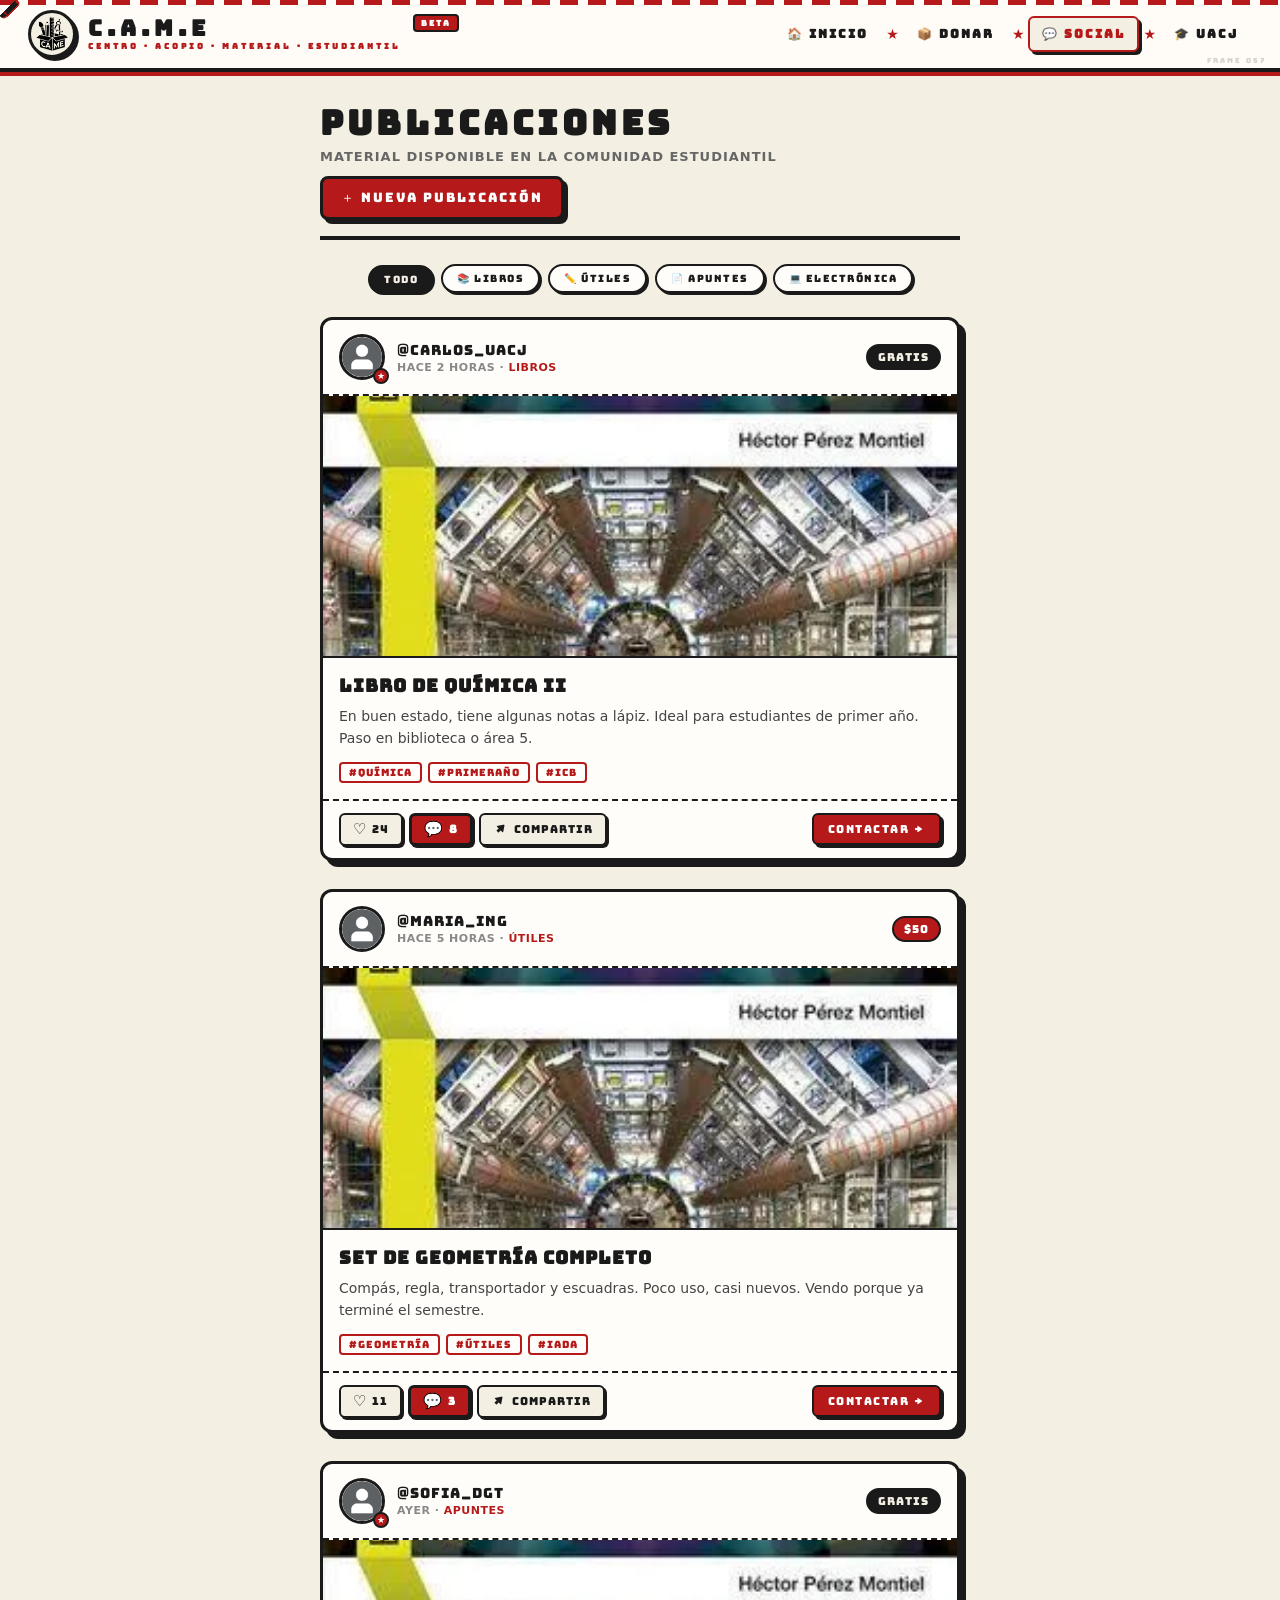
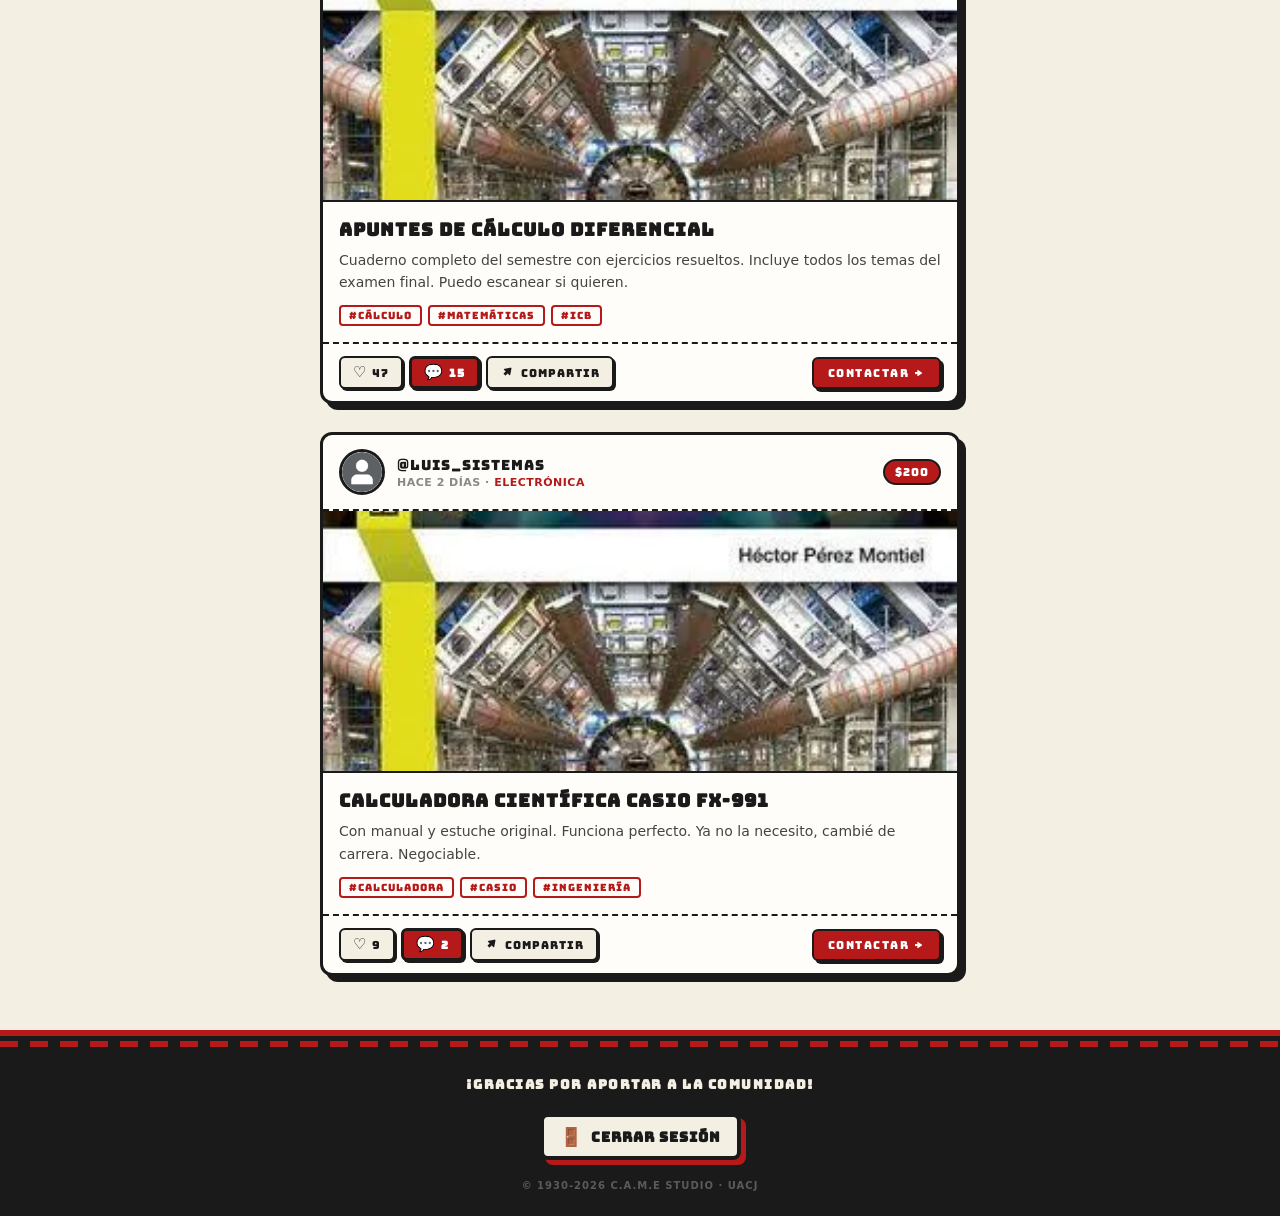
<file: foro.html>
<!DOCTYPE html>
<html lang="es">
<head>
  <meta charset="UTF-8">
  <meta name="viewport" content="width=device-width, initial-scale=1.0">
  <link rel="stylesheet" href="css/style.css">
  <link href="https://fonts.googleapis.com/css2?family=Bungee&family=Spicy+Rice&display=swap" rel="stylesheet">
  <title>C.A.M.E</title>
  <style>
    /* ── Navbar responsive ── */
    @media (max-width: 767px) {
      #navLinks    { display: none !important; }
      #navToggler  { display: flex !important; }
    }
    @media (min-width: 768px) {
      #navToggler      { display: none !important; }
      #mobileNavMenu   { display: none !important; }
    }
    /* Estado abierto del menú mobile (clase añadida por JS) */
    #mobileNavMenu.nav-open { display: flex !important; }
  </style>
</head>
<body>

  <!-- CURSOR PERSONALIZADO -->
  <div id="custom-cursor">
    <svg width="24" height="24" viewBox="0 0 24 24" fill="none" xmlns="http://www.w3.org/2000/svg">
      <path d="M4 20 L8 16 L18 6 C19 5 20 5 21 6 C22 7 22 8 21 9 L11 19 L7 21 Z" fill="#1A1A1A" stroke="#1A1A1A" stroke-width="1"/>
      <path d="M8 16 L11 19" stroke="#B61919" stroke-width="1.5"/>
      <ellipse cx="21" cy="6" rx="1.5" ry="1.5" fill="#B61919"/>
    </svg>
  </div>

  <!-- NAVBAR -->
  <nav style="
    position: fixed; top: 0; left: 0; right: 0; z-index: 500;
    background: rgba(255,253,249,0.92); backdrop-filter: blur(6px);
    -webkit-backdrop-filter: blur(6px);
    border-bottom: 4px solid #1A1A1A; box-shadow: 0 4px 0 #B61919;
    display: flex; align-items: center; justify-content: space-between;
    padding: 10px 28px; min-height: 68px;
  ">
    <div style="position:absolute;top:0;left:0;right:0;height:5px;background:repeating-linear-gradient(90deg,#B61919 0px,#B61919 18px,transparent 18px,transparent 28px);"></div>

    <a href="#" style="display:flex;align-items:center;gap:12px;text-decoration:none;">
      <div style="width:48px;height:48px;border:3px solid #1A1A1A;border-radius:50%;background:#F4EFE3;display:flex;align-items:center;justify-content:center;overflow:hidden;box-shadow:3px 3px 0 #1A1A1A;animation:temblorTinta 1.2s steps(3) infinite;">
        <img src="img/nion.png" alt="Logo C.A.M.E" style="width:34px;height:34px;object-fit:contain;">
      </div>
      <div style="line-height:1;">
        <div style="font-family:'Bungee',cursive;font-size:22px;letter-spacing:5px;color:#1A1A1A;text-transform:uppercase;animation:temblorTinta 0.9s steps(3) infinite;display:inline-block;">C.A.M.E</div>
        <div style="font-family:'Bungee',cursive;font-size:8px;letter-spacing:3px;color:#B61919;text-transform:uppercase;margin-top:2px;">Centro · Acopio · Material · Estudiantil</div>
      </div>
      <span style="font-family:'Bungee',cursive;font-size:8px;letter-spacing:2px;background:#B61919;color:white;border:2px solid #1A1A1A;border-radius:4px;padding:2px 6px;animation:parpadeoAño 0.8s steps(1) infinite;align-self:flex-start;margin-top:4px;">BETA</span>
    </a>

    <ul style="display:flex;align-items:center;gap:4px;list-style:none;margin:0;padding:0;" id="navLinks">
      <li><a href="home.html" style="font-family:'Bungee',cursive;font-size:12px;letter-spacing:2px;text-transform:uppercase;color:#1A1A1A;text-decoration:none;padding:8px 12px;border:2.5px solid transparent;border-radius:6px;display:flex;align-items:center;gap:5px;transition:all 0.1s;"
        onmouseover="this.style.background='#F4EFE3';this.style.borderColor='#1A1A1A';this.style.boxShadow='3px 3px 0 #1A1A1A';this.style.color='#B61919';this.style.transform='translate(-1px,-1px)'"
        onmouseout="this.style.background='';this.style.borderColor='transparent';this.style.boxShadow='';this.style.color='#1A1A1A';this.style.transform=''">🏠 Inicio</a></li>
      <span style="color:#B61919;font-size:14px;animation:temblorTinta 1s steps(2) infinite;display:inline-block;">★</span>
      <li><a href="donar.html" style="font-family:'Bungee',cursive;font-size:12px;letter-spacing:2px;text-transform:uppercase;color:#1A1A1A;text-decoration:none;padding:8px 12px;border:2.5px solid transparent;border-radius:6px;display:flex;align-items:center;gap:5px;transition:all 0.1s;"
        onmouseover="this.style.background='#F4EFE3';this.style.borderColor='#1A1A1A';this.style.boxShadow='3px 3px 0 #1A1A1A';this.style.color='#B61919';this.style.transform='translate(-1px,-1px)'"
        onmouseout="this.style.background='';this.style.borderColor='transparent';this.style.boxShadow='';this.style.color='#1A1A1A';this.style.transform=''">📦 Donar</a></li>
      <span style="color:#B61919;font-size:14px;animation:temblorTinta 1.3s steps(2) infinite;display:inline-block;">★</span>
      <li><a href="foro.html" style="font-family:'Bungee',cursive;font-size:12px;letter-spacing:2px;text-transform:uppercase;color:#B61919;text-decoration:none;padding:8px 12px;border:2.5px solid #B61919;border-radius:6px;display:flex;align-items:center;gap:5px;background:#F4EFE3;box-shadow:3px 3px 0 #1A1A1A;">💬 Social</a></li>
      <span style="color:#B61919;font-size:14px;animation:temblorTinta 0.9s steps(2) infinite;display:inline-block;">★</span>
      <li><a href="https://alumnosuacj.sharepoint.com/sites/conectauacj" style="font-family:'Bungee',cursive;font-size:12px;letter-spacing:2px;text-transform:uppercase;color:#1A1A1A;text-decoration:none;padding:8px 12px;border:2.5px solid transparent;border-radius:6px;display:flex;align-items:center;gap:5px;transition:all 0.1s;"
        onmouseover="this.style.background='#F4EFE3';this.style.borderColor='#1A1A1A';this.style.boxShadow='3px 3px 0 #1A1A1A';this.style.color='#B61919';this.style.transform='translate(-1px,-1px)'"
        onmouseout="this.style.background='';this.style.borderColor='transparent';this.style.boxShadow='';this.style.color='#1A1A1A';this.style.transform=''">🎓 UACJ</a></li>
    </ul>

    <button id="navToggler" aria-label="Abrir menú" aria-expanded="false" style="flex-direction:column;align-items:center;justify-content:center;gap:5px;width:44px;height:44px;border:3px solid #1A1A1A;border-radius:8px;background:#F4EFE3;box-shadow:3px 3px 0 #1A1A1A;cursor:pointer;"
      onmouseover="this.style.background='#B61919'" onmouseout="this.style.background='#F4EFE3'">
      <span style="display:block;width:22px;height:3px;background:#1A1A1A;border-radius:2px;"></span>
      <span style="display:block;width:22px;height:3px;background:#1A1A1A;border-radius:2px;"></span>
      <span style="display:block;width:22px;height:3px;background:#1A1A1A;border-radius:2px;"></span>
    </button>
    <span style="position:absolute;bottom:3px;right:14px;font-family:'Bungee',cursive;font-size:7px;letter-spacing:2px;color:#1A1A1A;opacity:0.18;animation:parpadeoAño 0.5s steps(1) infinite;pointer-events:none;" id="navFrame">FRAME 001</span>
  </nav>

  <!-- MENÚ MOBILE -->
  <div id="mobileNavMenu" style="display:none;position:fixed;top:68px;left:0;right:0;z-index:499;background:#FFFDF9;border-bottom:4px solid #1A1A1A;box-shadow:0 6px 0 #B61919;padding:16px 24px;flex-direction:column;gap:8px;">
    <a href="home.html"  style="font-family:'Bungee',cursive;font-size:15px;letter-spacing:2px;text-transform:uppercase;color:#1A1A1A;text-decoration:none;padding:12px 16px;border:2.5px solid #1A1A1A;border-radius:8px;box-shadow:3px 3px 0 #1A1A1A;display:flex;align-items:center;gap:10px;">🏠 Inicio</a>
    <a href="donar.html" style="font-family:'Bungee',cursive;font-size:15px;letter-spacing:2px;text-transform:uppercase;color:#1A1A1A;text-decoration:none;padding:12px 16px;border:2.5px solid #1A1A1A;border-radius:8px;box-shadow:3px 3px 0 #1A1A1A;display:flex;align-items:center;gap:10px;">📦 Donar</a>
    <a href="foro.html"  style="font-family:'Bungee',cursive;font-size:15px;letter-spacing:2px;text-transform:uppercase;color:#B61919;text-decoration:none;padding:12px 16px;border:2.5px solid #B61919;border-radius:8px;box-shadow:3px 3px 0 #1A1A1A;display:flex;align-items:center;gap:10px;">💬 Social</a>
    <a href="https://alumnosuacj.sharepoint.com/sites/conectauacj" style="font-family:'Bungee',cursive;font-size:15px;letter-spacing:2px;text-transform:uppercase;color:#1A1A1A;text-decoration:none;padding:12px 16px;border:2.5px solid #1A1A1A;border-radius:8px;box-shadow:3px 3px 0 #1A1A1A;display:flex;align-items:center;gap:10px;">🎓 UACJ</a>
    <a href="incio_sesion.html" style="font-family:'Bungee',cursive;font-size:15px;letter-spacing:2px;text-transform:uppercase;background:#B61919;color:white;text-decoration:none;padding:12px 16px;border:2.5px solid #1A1A1A;border-radius:8px;box-shadow:3px 3px 0 #1A1A1A;display:flex;align-items:center;gap:10px;">▶ Ingresar</a>
  </div>

  <main class="foro-main">

    <!-- ENCABEZADO DEL FEED -->
    <div class="foro-header">
      <div class="foro-header-texto">
        <h1>Publicaciones</h1>
        <p>Material disponible en la comunidad estudiantil</p>
      </div>
      <button class="btn-nueva-pub" id="btn-nueva-pub">
        ＋ Nueva Publicación
      </button>
    </div>

    <!-- FILTROS / CATEGORÍAS -->
    <div class="foro-filtros">
      <button class="filtro-btn filtro-activo" data-filtro="todo">Todo</button>
      <button class="filtro-btn" data-filtro="libros">📚 Libros</button>
      <button class="filtro-btn" data-filtro="utiles">✏️ Útiles</button>
      <button class="filtro-btn" data-filtro="apuntes">📄 Apuntes</button>
      <button class="filtro-btn" data-filtro="electronica">💻 Electrónica</button>
    </div>

    <!-- FEED DE PUBLICACIONES -->
    <div class="feed-container">

      <!-- TARJETA 1 -->
      <article class="post-card" data-categoria="libros">
        <div class="post-header">
          <div class="post-avatar-wrap">
            <img src="img/foto-de-perfil.png" alt="avatar" class="post-avatar">
            <span class="post-avatar-badge">★</span>
          </div>
          <div class="post-meta">
            <span class="post-username">@carlos_uacj</span>
            <span class="post-time">hace 2 horas · <span class="post-categoria-tag">Libros</span></span>
          </div>
          <span class="post-estado post-estado--gratis">GRATIS</span>
        </div>

        <div class="post-imagen-wrap">
          <img src="img/shopping.webp" alt="Libro de Química II" class="post-imagen">
          <div class="post-imagen-overlay">
            <span>Ver imagen completa</span>
          </div>
        </div>

        <div class="post-body">
          <h2 class="post-titulo">Libro de Química II</h2>
          <p class="post-descripcion">En buen estado, tiene algunas notas a lápiz. Ideal para estudiantes de primer año. Paso en biblioteca o área 5.</p>
          <div class="post-tags">
            <span class="tag">#Química</span>
            <span class="tag">#PrimerAño</span>
            <span class="tag">#ICB</span>
          </div>
        </div>

        <div class="post-footer">
          <div class="post-acciones">
            <button class="accion-btn btn-like" data-liked="false">
              <span class="accion-icono">♡</span>
              <span class="accion-count">24</span>
            </button>
            <button class="accion-btn btn-comentar">
              <span class="accion-icono">💬</span>
              <span class="accion-count">8</span>
            </button>
            <button class="accion-btn btn-compartir">
              <span class="accion-icono">↗</span>
              <span class="accion-count">Compartir</span>
            </button>
          </div>
          <button class="btn-contactar">Contactar →</button>
        </div>
      </article>

      <!-- TARJETA 2 -->
      <article class="post-card" data-categoria="utiles">
        <div class="post-header">
          <div class="post-avatar-wrap">
            <img src="img/foto-de-perfil.png" alt="avatar" class="post-avatar">
          </div>
          <div class="post-meta">
            <span class="post-username">@maria_ing</span>
            <span class="post-time">hace 5 horas · <span class="post-categoria-tag">Útiles</span></span>
          </div>
          <span class="post-estado post-estado--venta">$50</span>
        </div>

        <div class="post-imagen-wrap">
          <img src="img/shopping.webp" alt="Set de geometría" class="post-imagen">
          <div class="post-imagen-overlay">
            <span>Ver imagen completa</span>
          </div>
        </div>

        <div class="post-body">
          <h2 class="post-titulo">Set de Geometría Completo</h2>
          <p class="post-descripcion">Compás, regla, transportador y escuadras. Poco uso, casi nuevos. Vendo porque ya terminé el semestre.</p>
          <div class="post-tags">
            <span class="tag">#Geometría</span>
            <span class="tag">#Útiles</span>
            <span class="tag">#IADA</span>
          </div>
        </div>

        <div class="post-footer">
          <div class="post-acciones">
            <button class="accion-btn btn-like" data-liked="false">
              <span class="accion-icono">♡</span>
              <span class="accion-count">11</span>
            </button>
            <button class="accion-btn btn-comentar">
              <span class="accion-icono">💬</span>
              <span class="accion-count">3</span>
            </button>
            <button class="accion-btn btn-compartir">
              <span class="accion-icono">↗</span>
              <span class="accion-count">Compartir</span>
            </button>
          </div>
          <button class="btn-contactar">Contactar →</button>
        </div>
      </article>

      <!-- TARJETA 3 -->
      <article class="post-card" data-categoria="apuntes">
        <div class="post-header">
          <div class="post-avatar-wrap">
            <img src="img/foto-de-perfil.png" alt="avatar" class="post-avatar">
            <span class="post-avatar-badge">★</span>
          </div>
          <div class="post-meta">
            <span class="post-username">@sofia_dgt</span>
            <span class="post-time">ayer · <span class="post-categoria-tag">Apuntes</span></span>
          </div>
          <span class="post-estado post-estado--gratis">GRATIS</span>
        </div>

        <div class="post-imagen-wrap">
          <img src="img/shopping.webp" alt="Apuntes de Cálculo" class="post-imagen">
          <div class="post-imagen-overlay">
            <span>Ver imagen completa</span>
          </div>
        </div>

        <div class="post-body">
          <h2 class="post-titulo">Apuntes de Cálculo Diferencial</h2>
          <p class="post-descripcion">Cuaderno completo del semestre con ejercicios resueltos. Incluye todos los temas del examen final. Puedo escanear si quieren.</p>
          <div class="post-tags">
            <span class="tag">#Cálculo</span>
            <span class="tag">#Matemáticas</span>
            <span class="tag">#ICB</span>
          </div>
        </div>

        <div class="post-footer">
          <div class="post-acciones">
            <button class="accion-btn btn-like" data-liked="false">
              <span class="accion-icono">♡</span>
              <span class="accion-count">47</span>
            </button>
            <button class="accion-btn btn-comentar">
              <span class="accion-icono">💬</span>
              <span class="accion-count">15</span>
            </button>
            <button class="accion-btn btn-compartir">
              <span class="accion-icono">↗</span>
              <span class="accion-count">Compartir</span>
            </button>
          </div>
          <button class="btn-contactar">Contactar →</button>
        </div>
      </article>

      <!-- TARJETA 4 -->
      <article class="post-card" data-categoria="electronica">
        <div class="post-header">
          <div class="post-avatar-wrap">
            <img src="img/foto-de-perfil.png" alt="avatar" class="post-avatar">
          </div>
          <div class="post-meta">
            <span class="post-username">@luis_sistemas</span>
            <span class="post-time">hace 2 días · <span class="post-categoria-tag">Electrónica</span></span>
          </div>
          <span class="post-estado post-estado--venta">$200</span>
        </div>

        <div class="post-imagen-wrap">
          <img src="img/shopping.webp" alt="Calculadora científica" class="post-imagen">
          <div class="post-imagen-overlay">
            <span>Ver imagen completa</span>
          </div>
        </div>

        <div class="post-body">
          <h2 class="post-titulo">Calculadora Científica Casio fx-991</h2>
          <p class="post-descripcion">Con manual y estuche original. Funciona perfecto. Ya no la necesito, cambié de carrera. Negociable.</p>
          <div class="post-tags">
            <span class="tag">#Calculadora</span>
            <span class="tag">#Casio</span>
            <span class="tag">#Ingeniería</span>
          </div>
        </div>

        <div class="post-footer">
          <div class="post-acciones">
            <button class="accion-btn btn-like" data-liked="false">
              <span class="accion-icono">♡</span>
              <span class="accion-count">9</span>
            </button>
            <button class="accion-btn btn-comentar">
              <span class="accion-icono">💬</span>
              <span class="accion-count">2</span>
            </button>
            <button class="accion-btn btn-compartir">
              <span class="accion-icono">↗</span>
              <span class="accion-count">Compartir</span>
            </button>
          </div>
          <button class="btn-contactar">Contactar →</button>
        </div>
      </article>

    </div><!-- /feed-container -->
  </main>

  <!-- MODAL: NUEVA PUBLICACIÓN -->
  <div id="modal-donar" class="modal-fondo">
    <div class="formulario-modal">
      <span class="x-cerrar" id="cerrar-modal">✕</span>
      <h2 style="margin-bottom:20px;">Nueva Publicación</h2>
      <form class="formulario-crear" id="form-donacion">
        <div>
          <label for="titulo-pub">Título del material</label>
          <input type="text" id="titulo-pub" placeholder="ej. Libro de Física III" required>
        </div>
        <div>
          <label for="categoria-pub">Categoría</label>
          <select id="categoria-pub" required>
            <option value="">Selecciona una categoría</option>
            <option>Libros</option>
            <option>Útiles</option>
            <option>Apuntes</option>
            <option>Electrónica</option>
            <option>Otro</option>
          </select>
        </div>
        <div>
          <label for="desc-pub">Descripción</label>
          <textarea id="desc-pub" rows="3" placeholder="Estado, detalles, cómo contactar..."></textarea>
        </div>
        <div>
          <label for="foto-pub">Foto del material</label>
          <input type="file" id="foto-pub" accept="image/*">
        </div>
        <div class="grupo-input-checkbox">
          <input type="checkbox" id="vender-check">
          <label for="vender-check">¿Lo vendes?</label>
        </div>
        <div id="contenedor-precio" style="display:none;">
          <label for="precio">Precio (MXN)</label>
          <input type="number" id="precio" placeholder="ej. 150">
        </div>
        <button type="submit">Publicar ★</button>
      </form>
    </div>
  </div>

  <!-- MODAL ÉXITO -->
  <div id="modal-exito" class="modal-fondo">
    <div class="anuncio-exito">
      <div class="icono-check">✓</div>
      <h2>¡Publicado!</h2>
      <p>Tu material ya está visible para la comunidad C.A.M.E.</p>
      <div style="margin-top:20px;display:flex;gap:12px;justify-content:center;flex-wrap:wrap;">
        <button class="btn-comentar" id="btn-entendido">Aceptar</button>
        <button class="btn-comentar" id="btn-ver-publicacion">Ver en el feed</button>
      </div>
    </div>
  </div>

  <footer class="footer-cuphead">
    <div class="footer-franja-decorativa"></div>
    <div class="footer-contenido">
      <p class="footer-texto">¡Gracias por aportar a la comunidad!</p>
      <a href="index.html" class="btn-cerrar-sesion">
        <span class="icono-salir">🚪</span>
        <span class="texto-salir">Cerrar Sesión</span>
      </a>
      <p class="footer-derechos">© 1930-2026 C.A.M.E Studio · UACJ</p>
    </div>
  </footer>

  <script src="js/main.js"></script>
  <script>
    /* ── Navbar toggle mobile ── */
    (function () {
      const toggler = document.getElementById('navToggler');
      const menu    = document.getElementById('mobileNavMenu');
      if (!toggler || !menu) return;

      toggler.addEventListener('click', function () {
        const open = menu.classList.toggle('nav-open');
        toggler.setAttribute('aria-expanded', open);
      });

      /* Cerrar al hacer clic en un enlace del menú mobile */
      menu.querySelectorAll('a').forEach(function (a) {
        a.addEventListener('click', function () {
          menu.classList.remove('nav-open');
          toggler.setAttribute('aria-expanded', 'false');
        });
      });
    })();
  </script>
</body>
</html>
</file>
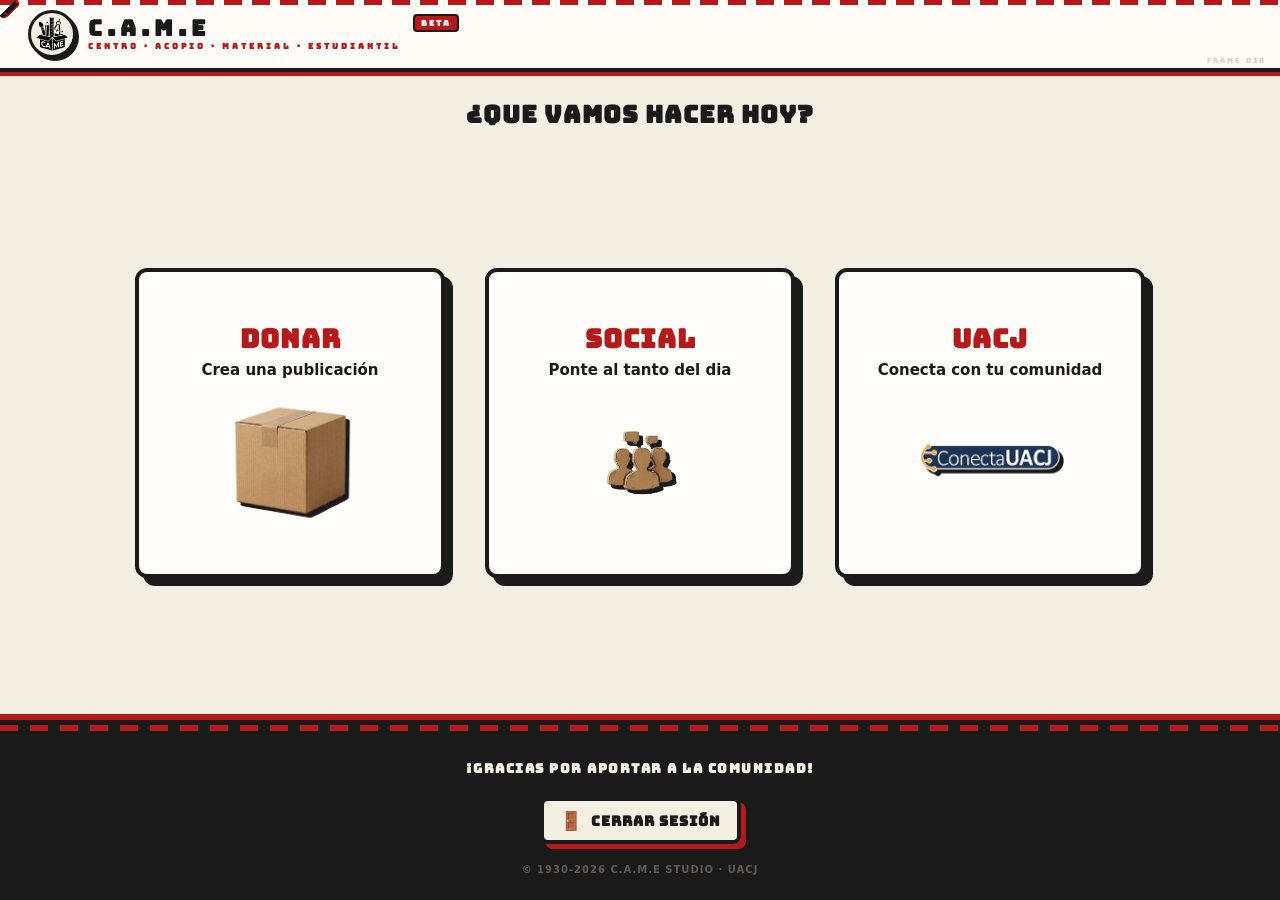
<file: home.html>
<!DOCTYPE html>
<html lang="es">
<head>
    <meta charset="UTF-8">
    <meta name="viewport" content="width=device-width, initial-scale=1.0">
    <title>C.A.M.E</title>
    <link rel="stylesheet" href="css/style.css">
    <link href="https://fonts.googleapis.com/css2?family=Bungee&family=Spicy+Rice&display=swap" rel="stylesheet">
</head>
<body>
  
   <div id="custom-cursor">
      <svg width="24" height="24" viewBox="0 0 24 24" fill="none" xmlns="http://www.w3.org/2000/svg">
        <path d="M4 20 L8 16 L18 6 C19 5 20 5 21 6 C22 7 22 8 21 9 L11 19 L7 21 Z" fill="#1A1A1A" stroke="#1A1A1A" stroke-width="1"/>
        <path d="M8 16 L11 19" stroke="#B61919" stroke-width="1.5"/>
        <ellipse cx="21" cy="6" rx="1.5" ry="1.5" fill="#B61919"/>
      </svg>
    </div>

<main>

    <!-- ================================================================
         NAVBAR CUPHEAD CON LOGO
         ================================================================ -->
    <nav style="
      position: fixed;
      top: 0; left: 0; right: 0;
      z-index: 500;
      background: rgba(255,253,249,0.92);
      backdrop-filter: blur(6px);
      -webkit-backdrop-filter: blur(6px);
      border-bottom: 4px solid #1A1A1A;
      box-shadow: 0 4px 0 #B61919;
      display: flex;
      align-items: center;
      justify-content: space-between;
      padding: 10px 28px;
      min-height: 68px;
    ">
      <!-- Franja roja punteada arriba -->
      <div style="
        position:absolute; top:0; left:0; right:0; height:5px;
        background: repeating-linear-gradient(90deg, #B61919 0px, #B61919 18px, transparent 18px, transparent 28px);
      "></div>

      <!-- BRAND -->
      <a href="#" style="display:flex; align-items:center; gap:12px; text-decoration:none;">
        <div style="
          width:48px; height:48px;
          border:3px solid #1A1A1A;
          border-radius:50%;
          background:#F4EFE3;
          display:flex; align-items:center; justify-content:center;
          overflow:hidden;
          box-shadow: 3px 3px 0 #1A1A1A;
          animation: temblorTinta 1.2s steps(3) infinite;
        ">
          <img src="img/nion.png" alt="Logo C.A.M.E" style="width:34px; height:34px; object-fit:contain;">
        </div>
        <div style="line-height:1;">
          <div style="
            font-family:'Bungee',cursive;
            font-size:22px;
            letter-spacing:5px;
            color:#1A1A1A;
            text-transform:uppercase;
            animation: temblorTinta 0.9s steps(3) infinite;
            display:inline-block;
          ">C.A.M.E</div>
          <div style="
            font-family:'Bungee',cursive;
            font-size:8px;
            letter-spacing:3px;
            color:#B61919;
            text-transform:uppercase;
            margin-top:2px;
          ">Centro · Acopio · Material · Estudiantil</div>
        </div>
        <span style="
          font-family:'Bungee',cursive;
          font-size:8px; letter-spacing:2px;
          background:#B61919; color:white;
          border:2px solid #1A1A1A; border-radius:4px;
          padding:2px 6px;
          animation: parpadeoAño 0.8s steps(1) infinite;
          align-self:flex-start; margin-top:4px;
        ">BETA</span>
      </a>

      <!-- Botón CTA (oculto por defecto, activar si se necesita) -->
      <a href="incio_sesion.html" style="display:none;" id="navCta">▶ Ingresar</a>

      <!-- Toggler mobile -->
      <button id="navToggler" aria-label="Abrir menú" style="
        display:flex; flex-direction:column; align-items:center; justify-content:center; gap:5px;
        width:44px; height:44px;
        border:3px solid #1A1A1A; border-radius:8px;
        background:#F4EFE3; box-shadow:3px 3px 0 #1A1A1A;
        cursor:pointer;
        display:none; 
      "
        onmouseover="this.style.background='#B61919'"
        onmouseout="this.style.background='#F4EFE3'">
        <span style="display:block;width:22px;height:3px;background:#1A1A1A;border-radius:2px;"></span>
        <span style="display:block;width:22px;height:3px;background:#1A1A1A;border-radius:2px;"></span>
        <span style="display:block;width:22px;height:3px;background:#1A1A1A;border-radius:2px;"></span>
      </button>

      <!-- Frame counter navbar -->
      <span style="
        position:absolute; bottom:3px; right:14px;
        font-family:'Bungee',cursive; font-size:7px; letter-spacing:2px;
        color:#1A1A1A; opacity:0.18;
        animation: parpadeoAño 0.5s steps(1) infinite;
        pointer-events:none;
      " id="navFrame">FRAME 001</span>
    </nav>

    <!-- Menú mobile desplegable -->
    <div id="mobileNavMenu" style="
      display:none;
      position:fixed;
      top:68px; left:0; right:0;
      z-index:499;
      background:#FFFDF9;
      border-bottom:4px solid #1A1A1A;
      box-shadow:0 6px 0 #B61919;
      padding:16px 24px;
      flex-direction:column;
      gap:8px;
    ">
      <a href="incio_sesion.html" style="font-family:'Bungee',cursive;font-size:15px;letter-spacing:2px;text-transform:uppercase;color:#1A1A1A;text-decoration:none;padding:12px 16px;border:2.5px solid #1A1A1A;border-radius:8px;box-shadow:3px 3px 0 #1A1A1A;display:flex;align-items:center;gap:10px;">🏠 Inicio</a>
      <a href="donar.html"        style="font-family:'Bungee',cursive;font-size:15px;letter-spacing:2px;text-transform:uppercase;color:#1A1A1A;text-decoration:none;padding:12px 16px;border:2.5px solid #1A1A1A;border-radius:8px;box-shadow:3px 3px 0 #1A1A1A;display:flex;align-items:center;gap:10px;">📦 Donar</a>
      <a href="foro.html"         style="font-family:'Bungee',cursive;font-size:15px;letter-spacing:2px;text-transform:uppercase;color:#1A1A1A;text-decoration:none;padding:12px 16px;border:2.5px solid #1A1A1A;border-radius:8px;box-shadow:3px 3px 0 #1A1A1A;display:flex;align-items:center;gap:10px;">💬 Social</a>
      <a href="https://alumnosuacj.sharepoint.com/sites/conectauacj" style="font-family:'Bungee',cursive;font-size:15px;letter-spacing:2px;text-transform:uppercase;color:#1A1A1A;text-decoration:none;padding:12px 16px;border:2.5px solid #1A1A1A;border-radius:8px;box-shadow:3px 3px 0 #1A1A1A;display:flex;align-items:center;gap:10px;">🎓 UACJ</a>
      <a href="incio_sesion.html" style="font-family:'Bungee',cursive;font-size:15px;letter-spacing:2px;text-transform:uppercase;background:#B61919;color:white;text-decoration:none;padding:12px 16px;border:2.5px solid #1A1A1A;border-radius:8px;box-shadow:3px 3px 0 #1A1A1A;display:flex;align-items:center;gap:10px;">▶ Ingresar</a>
    </div>

<!------! =================================================================
         CONTENIDO PRINCIPAL
         ================================================================= -------->
       <br>
        <section class="principal">
            <h1>¿Que vamos hacer hoy?</h1>
        </section>
        <br><br>

        <section class="opciones">
            
            <a href="donar.html" class="enlace-opcion">
                <div class="objeto-logo item-pincel"></div>
                <div class="objeto-logo item-regla"></div>
                <div class="objeto-logo item-compas"></div>
                <div class="tarjeta-caja">
                    <h2>DONAR</h2>
                    <p>Crea una publicación</p>
                    <img src="img/caja.png" alt="">
                </div>
            </a>

            <a href="foro.html" class="enlace-opcion">
                <div class="objeto-logo item-pincel"></div>
                <div class="objeto-logo item-regla"></div>
                <div class="objeto-logo item-compas"></div>
                <div class="tarjeta-caja">
                    <h2>SOCIAL</h2>
                    <p>Ponte al tanto del dia</p>
                    <img src="img/social.png" alt="">
                </div>
            </a>

            <a href="https://alumnosuacj.sharepoint.com/sites/conectauacj" class="enlace-opcion">
                <div class="objeto-logo item-pincel"></div>
                <div class="objeto-logo item-regla"></div>
                <div class="objeto-logo item-compas"></div>
                <div class="tarjeta-caja">
                    <h2>UACJ</h2>
                    <p>Conecta con tu comunidad</p>
                    <img src="img/conecta.png" alt="">
                </div>
            </a>

        </section>
    </main> 

   <footer class="footer-cuphead">
    <div class="footer-franja-decorativa"></div>
    
    <div class="footer-contenido">
        <p class="footer-texto">¡Gracias por aportar a la comunidad!</p>
        
        <a href="index.html" class="btn-cerrar-sesion">
            <span class="icono-salir">🚪</span> 
            <span class="texto-salir">Cerrar Sesión</span>
        </a>
        
        <p class="footer-derechos">© 1930-2026 C.A.M.E Studio · UACJ</p>
    </div>
</footer>

    <script src="js/main.js"></script>
</body>
</html>
</file>
<file: css/style.css>
/* ==========================================================================
   1. ANIMACIONES RETRO (ESTILO CARTOON 1930)
   ========================================================================== */

@keyframes reboteCartoon {
  0%, 100% { transform: scale(1); }
  50%       { transform: scale(1.03, 0.95); }
}

@keyframes temblorTinta {
  0%, 100% { transform: translate(0, 0) rotate(0deg); }
  20%       { transform: translate(-2px, 1px) rotate(-0.5deg); }
  40%       { transform: translate(1px, -1px) rotate(0.5deg); }
  60%       { transform: translate(-1px, -2px) rotate(-0.5deg); }
  80%       { transform: translate(2px, 2px) rotate(1deg); }
}

@keyframes parpadeoCine {
  0%, 100% { opacity: 1; }
  50%       { opacity: 0.94; }
}

@keyframes twinkle {
  0%, 100% { opacity: 0.9; transform: scale(1); }
  50%       { opacity: 0.2; transform: scale(0.5); }
}

@keyframes floatNube {
  from { transform: translateX(-300px) translateY(var(--dy, 0px)); }
  to   { transform: translateX(110vw)  translateY(var(--dy, 0px)); }
}

@keyframes parpadeoAño {
  0%, 80%   { opacity: 0.4; }
  81%, 100% { opacity: 0.1; }
}

@keyframes tituloFlicker {
  0%, 94%   { opacity: 1; }
  95%        { opacity: 0.7; }
  96%        { opacity: 1; }
  97%        { opacity: 0.5; }
  98%, 100%  { opacity: 1; }
}

@keyframes bounceHint {
  0%, 100% { transform: translateX(-50%) translateY(0); }
  50%       { transform: translateX(-50%) translateY(8px); }
}

@keyframes inkSplat {
  0%   { transform: translate(-50%, -50%) scale(0); opacity: 0.8; }
  60%  { transform: translate(-50%, -50%) scale(1.4); opacity: 0.4; }
  100% { transform: translate(-50%, -50%) scale(2); opacity: 0; }
}

@keyframes scanMove {
  from { background-position: 0 0; }
  to   { background-position: 0 100vh; }
}

@keyframes grainShift {
  0%   { transform: translate(0, 0); }
  25%  { transform: translate(-3%, -5%); }
  50%  { transform: translate(5%, 3%); }
  75%  { transform: translate(-2%, 6%); }
  100% { transform: translate(4%, -2%); }
}

@keyframes parpadeoNum {
  0%, 85%    { opacity: 1; }
  86%, 100%  { opacity: 0.4; }
}

@keyframes flickerTitle {
  0%, 92%  { opacity: 1; transform: translate(0, 0); }
  93%       { opacity: 0.6; transform: translate(-1px, 1px); }
  96%       { opacity: 0.9; transform: translate(1px, -1px); }
  100%      { opacity: 1; transform: translate(0, 0); }
}

/* Slide-up exit del loader */
.loader-exit {
  animation: loaderExit 0.6s cubic-bezier(0.76, 0, 0.24, 1) forwards;
}
@keyframes loaderExit {
  from { transform: translateY(0); opacity: 1; }
  to   { transform: translateY(-100%); opacity: 0; }
}

/* ==========================================================================
   2. CONFIGURACIÓN GENERAL Y VARIABLES (ESTILO CUPHEAD)
   ========================================================================== */
* {
  box-sizing: border-box;
  padding: 0;
  margin: 0;
}

:root {
  --rojo-cuphead: #b61919;
  --negro-tinta: #1a1a1a;
  --fondo-viejo: #f4efe3;
  --blanco-papel: #fffdf9;
}

body {
  background-color: var(--fondo-viejo);
  color: var(--negro-tinta);
  display: flex;
  flex-direction: column;
  min-height: 100vh;
  font-family: system-ui, -apple-system, BlinkMacSystemFont, "Segoe UI", sans-serif;
  cursor: none;
}

main {
  flex: 1;
  display: flex;
  flex-direction: column;
  align-items: center;
  width: 100%;
  overflow-x: hidden;
  animation: parpadeoCine 0.15s infinite;
}

a {
  text-decoration: underline;
  color: var(--rojo-cuphead);
  font-weight: bold;
}

a:hover {
  color: var(--negro-tinta);
}

h1, h2, h3, .btn {
  font-family: "Bungee", "Spicy Rice", cursive;
  letter-spacing: 1px;
}

/* ==========================================================================
   3. TRANSFORMACIÓN DE COMPONENTES AL ESTILO CÓMIC
   ========================================================================== */
.btn-primary,
.btn-outline-secondary,
.card,
.carousel,
.tarjeta-gestion,
.formulario-modal,
.anuncio-exito,
.publicacion,
.tarjeta-publicacion,
.tarjeta-duda {
  border: 3px solid var(--negro-tinta) !important;
  box-shadow: 6px 6px 0px var(--negro-tinta) !important;
  border-radius: 8px !important;
  text-transform: uppercase;
}

.btn-primary,
.btn-principal-came,
.btn-comentar,
.btn-responder,
.formulario-crear button[type="submit"] {
  background-color: var(--rojo-cuphead) !important;
  color: #fff !important;
  border: 3px solid var(--negro-tinta) !important;
  font-weight: bold;
}

.btn-primary:hover,
.btn-principal-came:hover,
.btn-comentar:hover,
.btn-responder:hover,
.formulario-crear button[type="submit"]:hover {
  background-color: var(--negro-tinta) !important;
  color: var(--fondo-viejo) !important;
  transform: translate(2px, 2px);
  box-shadow: 3px 3px 0px var(--negro-tinta) !important;
}

/* ==========================================================================
   4. ESTRUCTURAS COMUNES (HEADER GENÉRICO, FOOTER, CONTENEDORES)
   ========================================================================== */

/* Header genérico (para otras páginas, no el parallax de index) */
header.generic-header {
  display: flex;
  align-items: center;
  padding: 20px;
  background-color: var(--blanco-papel);
  color: var(--negro-tinta);
  border-bottom: 4px solid var(--negro-tinta);
}

header.generic-header a {
  text-decoration: none;
  color: var(--negro-tinta);
}

header.generic-header h1 {
  margin-left: 20px;
  text-transform: uppercase;
}

header.generic-header .logotipo img {
  width: 80px;
  height: 80px;
  object-fit: cover;
  border: 3px solid var(--negro-tinta);
  border-radius: 50%;
}

header.generic-header .cerrar_sesion {
  width: 60px;
  height: 60px;
  object-fit: cover;
  margin-left: auto;
  cursor: pointer;
  border: 2px solid var(--negro-tinta);
  border-radius: 50%;
}

header.generic-header .cerrar_sesion:hover {
  background-color: var(--rojo-cuphead);
}

.inicio-sesion h1,
.modal-caja h2,
.tarjeta-publicacion h3,
.principal h1 {
  animation: temblorTinta 0.7s steps(3) infinite;
  display: inline-block;
}

.box-shake {
  animation: temblorTinta 0.15s steps(3) infinite !important;
}

footer {
  background-color: var(--negro-tinta);
  border-top: 4px solid var(--rojo-cuphead);
  padding: 20px;
  text-align: center;
  height: auto;
}

footer p {
  color: var(--fondo-viejo);
  font-size: 14px;
  text-transform: uppercase;
  font-weight: bold;
}

.principal {
  display: flex;
  flex-direction: column;
  align-items: center;
  justify-content: center;
  text-align: center;
  gap: 20px;
  width: 100%;
  max-width: 480px;
}

/* cerrar_pc oculto por defecto (mobile-first); se muestra en ≥1024px — ver sección 14 */
.cerrar_pc { display: none; }
.cerrar_mobile {
  color: var(--rojo-cuphead);
  text-decoration: none;
  font-weight: bold;
  font-size: 24px;
  display: block;
  text-transform: uppercase;
}

/* ==========================================================================
   5. CURSOR PERSONALIZADO — pluma de tinta
   ========================================================================== */
#custom-cursor {
  position: fixed;
  pointer-events: none;
  z-index: 999999;
  width: 24px;
  height: 24px;
  transform: translate(-4px, -4px);
  transition: transform 0.05s;
}

#custom-cursor svg {
  filter: drop-shadow(1px 1px 0 #B61919);
}

body:active #custom-cursor {
  transform: translate(-4px, -4px) scale(0.8) rotate(-15deg);
}

.ink-drop {
  position: fixed;
  pointer-events: none;
  z-index: 999998;
  border-radius: 50%;
  background: #1A1A1A;
  transform: translate(-50%, -50%) scale(0);
  animation: inkSplat 0.4s cubic-bezier(0.22, 1, 0.36, 1) forwards;
}

/* ==========================================================================
   6. PANTALLA DE CARGA — PROYECTOR DE CINE MUDO
   ========================================================================== */
#cine-loader {
  position: fixed;
  inset: 0;
  background: #0d0d0d;
  z-index: 99999;
  display: flex;
  flex-direction: column;
  align-items: center;
  justify-content: center;
  overflow: hidden;
  cursor: none;
}

.sprocket-left,
.sprocket-right {
  position: absolute;
  top: 0; bottom: 0;
  width: 36px;
  display: flex;
  flex-direction: column;
  justify-content: space-around;
  align-items: center;
  padding: 10px 0;
  z-index: 2;
}
.sprocket-left  { left: 0; }
.sprocket-right { right: 0; }

.hole {
  width: 20px; height: 14px;
  background: #0d0d0d;
  border: 2px solid #333;
  border-radius: 3px;
}

/* Scanlines */
#cine-loader::before {
  content: '';
  position: absolute;
  inset: 0;
  background: repeating-linear-gradient(
    0deg,
    transparent,
    transparent 2px,
    rgba(0,0,0,0.25) 2px,
    rgba(0,0,0,0.25) 4px
  );
  pointer-events: none;
  z-index: 3;
  animation: scanMove 8s linear infinite;
}

/* Grano de película */
#cine-loader::after {
  content: '';
  position: absolute;
  inset: -50%;
  width: 200%; height: 200%;
  opacity: 0.07;
  pointer-events: none;
  z-index: 4;
  background-image: url("data:image/svg+xml,%3Csvg viewBox='0 0 200 200' xmlns='http://www.w3.org/2000/svg'%3E%3Cfilter id='n'%3E%3CfeTurbulence type='fractalNoise' baseFrequency='0.85' numOctaves='4' stitchTiles='stitch'/%3E%3C/filter%3E%3Crect width='100%25' height='100%25' filter='url(%23n)'/%3E%3C/svg%3E");
  animation: grainShift 0.08s steps(1) infinite;
}

.loader-content {
  position: relative;
  z-index: 5;
  text-align: center;
  display: flex;
  flex-direction: column;
  align-items: center;
  gap: 28px;
}

.countdown-ring {
  position: relative;
  width: 160px;
  height: 160px;
}
.countdown-ring svg { transform: rotate(-90deg); }
.countdown-ring .ring-track {
  fill: none;
  stroke: #2a2a2a;
  stroke-width: 6;
}
.countdown-ring .ring-fill {
  fill: none;
  stroke: #B61919;
  stroke-width: 6;
  stroke-linecap: round;
  stroke-dasharray: 440;
  stroke-dashoffset: 0;
  transition: stroke-dashoffset 1s linear;
}
.countdown-num {
  position: absolute;
  inset: 0;
  display: flex;
  align-items: center;
  justify-content: center;
  font-family: 'Bungee', cursive;
  font-size: 72px;
  color: #F4EFE3;
  animation: parpadeoNum 0.5s steps(1) infinite;
}

.loader-titulo {
  font-family: 'Bungee', cursive;
  font-size: clamp(28px, 6vw, 52px);
  color: #F4EFE3;
  letter-spacing: 8px;
  text-transform: uppercase;
  text-shadow: 4px 4px 0 #B61919;
  animation: flickerTitle 0.15s steps(1) infinite;
}

.loader-sub {
  font-family: 'Bungee', cursive;
  font-size: 11px;
  letter-spacing: 6px;
  color: #555;
  text-transform: uppercase;
}

.loader-frame {
  font-family: 'Bungee', cursive;
  font-size: 10px;
  letter-spacing: 3px;
  color: #333;
  animation: parpadeoNum 0.3s steps(1) infinite;
}

/* ==========================================================================
   7. PARALLAX HEADER — INDEX.HTML
   ========================================================================== */
.parallax-header {
  position: relative;
  width: 100%;
  height: 100vh; /* ¡CORREGIDO! Vuelve a ser 100vh, quitamos el margin-top de 68px */
  overflow: hidden;
  background: linear-gradient(to bottom, #6b0f0f 0%, #B61919 70%, #8a1010 100%);
  display: flex;
  justify-content: center;
  align-items: center;
}
/* ── Capas de fondo ── */
.parallax-stars,
.parallax-nubes,
.parallax-vignette,
.parallax-grain {
  position: absolute;
  inset: 0;
  overflow: hidden;
}

.parallax-stars { z-index: 0; pointer-events: none; }
.parallax-nubes { z-index: 1; pointer-events: none; }

.star {
  position: absolute;
  background: #F4EFE3;
  border-radius: 50%;
  animation: twinkle var(--dur, 2s) steps(2) infinite var(--delay, 0s);
}

.nube {
  position: absolute;
  background: #FFFDF9;
  border: 3px solid #1A1A1A;
  border-radius: 50px;
  opacity: 0.92;
  filter: drop-shadow(4px 4px 0 #1A1A1A);
  animation: floatNube var(--dur, 18s) linear infinite;
  will-change: transform;
}
.nube::before,
.nube::after {
  content: '';
  position: absolute;
  background: #FFFDF9;
  border: 3px solid #1A1A1A;
  border-radius: 50%;
}
.nube::before { width: 55%; height: 130%; top: -50%; left: 15%; }
.nube::after  { width: 40%; height: 110%; top: -35%; left: 45%; }

#canvas-tinta {
  position: absolute;
  top: 0; left: 0;
  width: 100%; height: 100%;
  z-index: 2;
  pointer-events: none;
}

/* ── Capa 3: título — DETRÁS del sándwich ── */
.titulo-pelicula {
  position: absolute;
  top: 14%;
  left: 50%;
  transform: translateX(-50%);
  z-index: 5; /* ¡CORREGIDO! Sube de nivel para tapar la caja */
  text-align: center;
  pointer-events: none;
  width: 90%;
}
.titulo-pelicula .linea-decorativa {
  display: flex;
  align-items: center;
  justify-content: center;
  gap: 12px;
  margin-bottom: 8px;
}
.titulo-pelicula .linea-decorativa span {
  display: block;
  height: 3px;
  width: 60px;
  background: #F4EFE3;
  border-radius: 2px;
}
.titulo-pelicula .estrella-deco {
  color: #F4EFE3;
  font-size: 18px;
  animation: temblorTinta 0.8s steps(3) infinite;
  display: inline-block;
}
.titulo-pelicula h1 {
  font-family: 'Bungee', cursive;
  font-size: clamp(36px, 8vw, 88px);
  color: #F4EFE3;
  letter-spacing: 10px;
  text-transform: uppercase;
  text-shadow: 5px 5px 0 #1A1A1A, -2px -2px 0 #6b0f0f;
  animation: tituloFlicker 4s steps(1) infinite;
  line-height: 1;
  margin-bottom: 6px;
}
.titulo-pelicula .subtitulo {
  font-family: 'Bungee', cursive;
  font-size: clamp(9px, 2vw, 14px);
  letter-spacing: 6px;
  color: #F4EFE3;
  opacity: 0.7;
  text-transform: uppercase;
}
.titulo-pelicula .año-cine {
  font-family: 'Bungee', cursive;
  font-size: 11px;
  letter-spacing: 4px;
  color: #F4EFE3;
  opacity: 0.4;
  margin-top: 4px;
  animation: parpadeoAño 2s steps(1) infinite;
}

/* ── Capa 4: el sándwich (caja + útiles) ── */
.contenedor-box {
  position: absolute;
  z-index: 3; /* ¡CORREGIDO! Baja de nivel para irse detrás del título */
  width: clamp(280px, 38vw, 520px);
  height: clamp(280px, 38vw, 520px);
  top: 70%;
  left: 50%;
  transform: translate(-50%, -50%);
  will-change: transform;
  transition: filter 0.2s;
  overflow: visible;
}
.contenedor-box:hover {
  filter: drop-shadow(0 0 40px rgba(182, 25, 25, 0.7));
}

.contenedor-box .caja-fondo {
  position: absolute;
  z-index: 1;
  width: 80%;
  height: 65%;
  background-image: url("../img/came_atras.png");
  background-size: contain;
  background-repeat: no-repeat;
  background-position: center;
  top: 11.2%;
  left: 10.5%;
}
.contenedor-box .caja-frente {
  position: absolute;
  z-index: 3;
  width: 100%;
  height: 100%;
  background-image: url("../img/came_enfrente.png");
  background-size: contain;
  background-repeat: no-repeat;
  background-position: center;
  top: 0; left: 0;
  pointer-events: none;
}
.contenedor-box .item-pincel {
  position: absolute;
  z-index: 2;
  width: 55%; height: 55%;
  background-image: url("../img/pincel.png");
  background-size: contain;
  background-repeat: no-repeat;
  background-position: center;
  top: -5%; left: -5%;
}
.contenedor-box .item-regla {
  position: absolute;
  z-index: 2;
  width: 32%; height: 70%;
  background-image: url("../img/regla.png");
  background-size: contain;
  background-repeat: no-repeat;
  background-position: center;
  top: -15%; left: 36%;
}
.contenedor-box .item-compas {
  position: absolute;
  z-index: 2;
  width: 55%; height: 55%;
  background-image: url("../img/compas.png");
  background-size: contain;
  background-repeat: no-repeat;
  background-position: center;
  top: -10%; left: 43%;
}

/* ── Capa 5: vigneteo y grain ── */
.parallax-vignette {
  position: absolute;
  inset: 0;
  z-index: 6;
  pointer-events: none;
  background: radial-gradient(ellipse at center, transparent 40%, rgba(0,0,0,0.55) 100%);
}
.parallax-grain {
  position: absolute;
  inset: -50%;
  width: 200%; height: 200%;
  z-index: 7;
  pointer-events: none;
  opacity: 0.05;
  background-image: url("data:image/svg+xml,%3Csvg viewBox='0 0 200 200' xmlns='http://www.w3.org/2000/svg'%3E%3Cfilter id='n'%3E%3CfeTurbulence type='fractalNoise' baseFrequency='0.85' numOctaves='4' stitchTiles='stitch'/%3E%3C/filter%3E%3Crect width='100%25' height='100%25' filter='url(%23n)'/%3E%3C/svg%3E");
  animation: grainShift 0.12s steps(1) infinite;
}

/* ── HUD de esquinas ── */
.frame-hud {
  position: absolute;
  bottom: 16px; right: 20px;
  z-index: 8;
  font-family: 'Bungee', cursive;
  font-size: 9px;
  letter-spacing: 3px;
  color: #F4EFE3;
  opacity: 0.2;
  animation: parpadeoAño 0.4s steps(1) infinite;
  pointer-events: none;
}

.year-hud {
  position: absolute;
  bottom: 16px; left: 20px;
  z-index: 8;
  font-family: 'Bungee', cursive;
  font-size: 9px;
  letter-spacing: 3px;
  color: #F4EFE3;
  opacity: 0.2;
  pointer-events: none;
}

/* ── Indicador de scroll ── */
.scroll-hint {
  position: absolute;
  bottom: 28px;
  left: 50%;
  transform: translateX(-50%);
  z-index: 8;
  display: flex;
  flex-direction: column;
  align-items: center;
  gap: 6px;
  cursor: pointer;
  animation: bounceHint 1.5s ease-in-out infinite;
}
.scroll-hint span {
  font-family: 'Bungee', cursive;
  font-size: 10px;
  letter-spacing: 4px;
  color: #F4EFE3;
  opacity: 0.6;
  text-transform: uppercase;
}
.scroll-hint .arrow {
  width: 28px; height: 28px;
  border-right: 4px solid #F4EFE3;
  border-bottom: 4px solid #F4EFE3;
  transform: rotate(45deg);
  opacity: 0.6;
}

/* ==========================================================================
   8. SECCIÓN INFO (DEBAJO DEL HEADER)
   ========================================================================== */
.seccion-info {
  background: #F4EFE3;
  border-top: 5px solid #1A1A1A;
  padding: 60px 20px;
  position: relative;
}
.seccion-info::before {
  content: '★ C.A.M.E ★';
  display: block;
  font-family: 'Bungee', cursive;
  font-size: 11px;
  letter-spacing: 6px;
  color: #B61919;
  text-align: center;
  margin-bottom: 20px;
  animation: temblorTinta 1.5s steps(3) infinite;
}
.seccion-info h2 {
  font-family: 'Bungee', cursive;
  font-size: clamp(28px, 5vw, 48px);
  text-transform: uppercase;
  letter-spacing: 2px;
  color: #1A1A1A;
  text-shadow: 4px 4px 0 rgba(182,25,25,0.2);
  animation: temblorTinta 0.9s steps(3) infinite;
  display: inline-block;
}
.seccion-info p {
  font-size: 18px;
  line-height: 1.7;
  color: #333;
  max-width: 640px;
  margin: 0 auto;
}

/* ==========================================================================
   9. SCROLLBAR PERSONALIZADO
   ========================================================================== */
::-webkit-scrollbar { width: 8px; }
::-webkit-scrollbar-track { background: #F4EFE3; border-left: 2px solid #1A1A1A; }
::-webkit-scrollbar-thumb {
  background: #B61919;
  border: 2px solid #1A1A1A;
  border-radius: 4px;
}
::-webkit-scrollbar-thumb:hover { background: #1A1A1A; }

/* ==========================================================================
   10. HOME.HTML — GRID DE OPCIONES Y ÚTILES CON HOVER
   ========================================================================== */
.opciones {
  display: grid;
  grid-template-columns: repeat(3, 1fr);
  gap: 20px 40px;
  width: 100%;
  max-width: 1050px;
  margin: 0 auto;
  padding: 100px 20px 60px;
}

.enlace-opcion {
  position: relative;
  display: flex;
  justify-content: center;
  width: 100%;
  text-decoration: none;
  color: var(--negro-tinta);
  outline: none;
  overflow: visible;
}

.enlace-opcion .tarjeta-caja {
  position: relative;
  overflow: visible;
  width: 100%;
  aspect-ratio: 1 / 1;
  background-color: var(--blanco-papel);
  border: 4px solid var(--negro-tinta) !important;
  box-shadow: 8px 8px 0px var(--negro-tinta) !important;
  padding: 30px 20px;
  border-radius: 12px;
  z-index: 2;
  display: flex;
  flex-direction: column;
  align-items: center;
  justify-content: center;
  text-align: center;
  animation: reboteCartoon 1s steps(4) infinite;
}

.enlace-opcion .tarjeta-caja img {
  width: 140px;
  height: 130px;
  object-fit: contain;
  border: none !important;
  box-shadow: none !important;
  background: transparent !important;
  filter: drop-shadow(4px 4px 0px var(--negro-tinta));
  margin-top: 16px;
}

.enlace-opcion h2 { color: var(--rojo-cuphead); font-size: 26px; margin-bottom: 5px; }
.enlace-opcion p  { font-size: 15px; font-weight: 600; color: var(--negro-tinta); }

.enlace-opcion:hover .tarjeta-caja {
  animation: temblorTinta 0.15s steps(2) infinite !important;
}

/* Útiles que asoman detrás de la tarjeta */
.enlace-opcion .objeto-logo {
  position: absolute;
  width: 80px;
  height: 120px;
  background-size: contain;
  background-repeat: no-repeat;
  background-position: bottom center;
  border: none !important;
  box-shadow: none !important;
  background-color: transparent !important;
  pointer-events: none;
  z-index: 1;
  opacity: 0;
  top: 30px;
}

.enlace-opcion .item-pincel {
  left: 10%;
  transform: rotate(-18deg) scale(0.6);
  background-image: url('../img/pincel.png');
}
.enlace-opcion .item-regla {
  left: 40%;
  margin-left: -40px;
  transform: rotate(5deg) scale(0.6);
  background-image: url('../img/regla.png');
}
.enlace-opcion .item-compas {
  right: 10%;
  transform: rotate(22deg) scale(0.6);
  background-image: url('../img/compas.png');
}

/* ==========================================================================
   11. GESTIÓN DE DONACIONES (DONAR.HTML)
   ========================================================================== */
.tarjeta-gestion {
  background: var(--blanco-papel);
  padding: 15px;
  gap: 15px;
  width: 100%;
}

.foto-min img {
  width: 60px;
  height: 60px;
  object-fit: contain;
}
.detalles-min { flex: 1; text-align: left; }
.detalles-min h4 {
  text-transform: uppercase;
  color: var(--negro-tinta);
}

.btn-eliminar {
  background: var(--rojo-cuphead);
  color: white;
  border: 2px solid var(--negro-tinta);
  box-shadow: 2px 2px 0px var(--negro-tinta);
  padding: 8px 12px;
  border-radius: 6px;
  cursor: pointer;
  font-weight: bold;
  text-transform: uppercase;
}
.btn-eliminar:hover {
  background: var(--negro-tinta);
  color: var(--fondo-viejo);
}

#modal-donar.modal-fondo {
  display: none;
  position: fixed;
  z-index: 2000;
  left: 0; top: 0;
  width: 100%; height: 100%;
  background-color: rgba(26, 26, 26, 0.85);
  justify-content: center;
  align-items: center;
}

.formulario-modal {
  background-color: var(--blanco-papel);
  padding: 30px;
  max-width: 450px;
  position: relative;
}
.x-cerrar {
  position: absolute;
  top: 15px; right: 20px;
  font-size: 28px;
  font-weight: bold;
  color: var(--negro-tinta);
  cursor: pointer;
}
.x-cerrar:hover { color: var(--rojo-cuphead); }

.formulario-crear {
  display: flex;
  flex-direction: column;
  gap: 15px;
  text-align: left;
}
.formulario-crear label {
  font-weight: bold;
  font-size: 14px;
  color: var(--negro-tinta);
  text-transform: uppercase;
}
.formulario-crear input,
.formulario-crear select,
.formulario-crear textarea {
  width: 100%;
  padding: 12px;
  border: 3px solid var(--negro-tinta);
  background-color: var(--fondo-viejo);
  border-radius: 8px;
  font-size: 16px;
  color: var(--negro-tinta);
  outline: none;
}
.formulario-crear input:focus,
.formulario-crear select:focus,
.formulario-crear textarea:focus {
  background-color: #fff;
  border-color: var(--rojo-cuphead);
}
.formulario-crear input[type="file"] {
  padding: 10px;
  background: var(--fondo-viejo);
}

.grupo-input-checkbox {
  display: flex;
  flex-direction: row;
  align-items: center;
  justify-content: flex-start;
  gap: 10px;
  width: 100%;
}
.grupo-input-checkbox input[type="checkbox"] {
  width: 22px; height: 22px;
  border: 3px solid var(--negro-tinta);
  accent-color: var(--rojo-cuphead);
}

#contenedor-precio {
  border-left: 5px solid var(--rojo-cuphead);
  padding-left: 15px;
  margin-bottom: 15px;
}

#modal-exito.modal-fondo {
  display: none;
  position: fixed;
  z-index: 3000;
  left: 0; top: 0;
  width: 100%; height: 100%;
  background-color: rgba(26, 26, 26, 0.9);
  justify-content: center;
  align-items: center;
}

.anuncio-exito {
  text-align: center;
  padding: 40px 20px;
  background-color: var(--blanco-papel);
  max-width: 400px;
}

.icono-check {
  width: 70px; height: 70px;
  background-color: var(--negro-tinta);
  color: var(--fondo-viejo);
  border: 3px solid var(--rojo-cuphead);
  font-size: 40px;
  line-height: 64px;
  border-radius: 50%;
  margin: 0 auto 20px;
  font-weight: bold;
}

/* ==========================================================================
   12. FORO DE LA COMUNIDAD (FORO.HTML)
   ========================================================================== */
.publicacion,
.tarjeta-publicacion {
  background-color: var(--blanco-papel);
  padding: 20px;
  width: 100%;
  max-width: 800px;
  margin: 0 auto 20px;
}
.tarjeta-publicacion img {
  width: 100%;
  height: 250px;
  object-fit: cover;
  border: 3px solid var(--negro-tinta);
  border-radius: 6px;
}
.tarjeta-publicacion h3 { color: var(--rojo-cuphead); margin-top: 15px; }
.tarjeta-publicacion p  { color: var(--negro-tinta); font-size: 16px; font-weight: 500; text-transform: none; }

.usuario_info {
  display: flex;
  align-items: center;
  gap: 15px;
  margin-top: 15px;
  border-top: 2px dashed var(--negro-tinta);
  padding-top: 10px;
}
.usuario_info img {
  width: 50px; height: 50px;
  border: 2px solid var(--negro-tinta);
  border-radius: 50%;
}
.usuario_info .nombre_usuario { font-weight: bold; text-transform: uppercase; }

.tarjeta-duda {
  background-color: var(--fondo-viejo);
  border-left: 8px solid var(--negro-tinta) !important;
  padding: 20px;
  margin: 20px 0;
  text-align: left;
}
.tarjeta-duda p   { font-style: italic; text-transform: none; }
.tarjeta-duda .autor { font-weight: bold; color: var(--rojo-cuphead); }

/* ==========================================================================
   13. CARRUSEL INTEGRADO DE BOOTSTRAP
   ========================================================================== */
.carousel-inner .carousel-item .carousel-caption {
  left: 50% !important;
  right: auto !important;
  bottom: 30px !important;
  transform: translateX(-50%);
  width: 90%;
  max-width: 600px;
  background: var(--negro-tinta) !important;
  border: 3px solid var(--rojo-cuphead);
  padding: 15px 25px !important;
  border-radius: 8px !important;
}
.carousel-inner .carousel-item .carousel-caption h5 { color: var(--rojo-cuphead); }
.carousel-inner .carousel-item .carousel-caption p   { color: var(--fondo-viejo); text-transform: none; }
.carrusel-img { height: 450px !important; object-fit: cover !important; width: 100% !important; }

.btn-primary,
.btn-principal-came { animation: reboteCartoon 1s steps(4) infinite; }
.btn-primary:hover,
.btn-principal-came:hover { animation: temblorTinta 0.15s steps(2) infinite !important; }

/* ==========================================================================
   11. FOOTER TEMÁTICO CUPHEAD (SÁNDWICH INVERTIDO Y BOTÓN DE SALIDA)
   ========================================================================== */
.footer-cuphead {
    position: relative;
    background-color: var(--negro-tinta);
    border-top: 5px solid var(--negro-tinta);
    padding: 35px 24px 25px 24px;
    text-align: center;
    width: 100%;
    margin-top: auto; /* Empuja el footer al fondo de la pantalla automáticamente */
    box-shadow: 0 -6px 0 var(--rojo-cuphead); /* Sombra rígida roja invertida hacia arriba */
    overflow: hidden;
}

/* Franja superior de película vintage */
.footer-franja-decorativa {
    position: absolute;
    top: 0;
    left: 0;
    right: 0;
    height: 6px;
    background: repeating-linear-gradient(90deg, var(--rojo-cuphead) 0px, var(--rojo-cuphead) 18px, transparent 18px, transparent 30px);
}

.footer-contenido {
    display: flex;
    flex-direction: column;
    align-items: center;
    gap: 20px;
    width: 100%;
}

.footer-texto {
    color: var(--fondo-viejo);
    font-family: 'Bungee', cursive;
    font-size: 14px;
    letter-spacing: 2px;
    text-transform: uppercase;
}

/* EL BOTÓN DE SALIR (Estilo cartelera de teatro de la época) */
.btn-cerrar-sesion {
    display: inline-flex;
    align-items: center;
    justify-content: center;
    gap: 12px;
    background-color: var(--fondo-viejo) !important;
    color: var(--negro-tinta) !important;
    border: 4px solid var(--negro-tinta) !important;
    box-shadow: 5px 5px 0px var(--rojo-cuphead) !important;
    padding: 10px 24px;
    font-family: 'Bungee', cursive;
    font-size: 14px;
    letter-spacing: 1px;
    text-transform: uppercase;
    text-decoration: none !important;
    border-radius: 8px !important;
    cursor: pointer;
    animation: reboteCartoon 1.3s steps(4) infinite; /* Rebotará rítmicamente en reposo */
}

/* Reacción furiosa al Hover */
.btn-cerrar-sesion:hover {
    background-color: var(--rojo-cuphead) !important;
    color: #FFF !important;
    box-shadow: 3px 3px 0px var(--negro-tinta) !important;
    transform: translate(2px, 2px);
    animation: temblorTinta 0.15s steps(2) infinite !important; /* Tiembla de forma descontrolada */
}

.btn-cerrar-sesion .icono-salir {
    font-size: 18px;
}

.footer-derechos {
    color: var(--fondo-viejo);
    opacity: 0.3; /* Sutil para no robar atención */
    font-size: 10px;
    font-weight: bold;
    text-transform: uppercase;
    letter-spacing: 1px;
}


/* ==========================================================================
   14. RESPONSIVE DESIGN — MOBILE FIRST
   Base (< 480px): móviles pequeños — todo apilado, una columna
   ========================================================================== */

/* ── Base móvil: layout general ── */
main {
  padding: 30px 14px;
}

.principal {
  max-width: 100%;
}

/* ── Base móvil: header genérico ── */
header.generic-header {
  padding: 12px 14px;
  flex-wrap: wrap;
  gap: 8px;
}

header.generic-header h1 {
  font-size: 18px;
  margin-left: 10px;
}

header.generic-header .logotipo img {
  width: 56px;
  height: 56px;
}

header.generic-header .cerrar_sesion {
  width: 44px;
  height: 44px;
}

/* ── Base móvil: grid de opciones (home) — 1 columna ── */
.opciones {
  grid-template-columns: 1fr;
  padding: 30px 14px;
  gap: 32px;
}

.enlace-opcion .tarjeta-caja {
  aspect-ratio: unset;
  min-height: 180px;
  padding: 20px 14px;
}

.enlace-opcion .tarjeta-caja img {
  width: 100px;
  height: 90px;
}

.enlace-opcion h2 { font-size: 20px; }
.enlace-opcion p  { font-size: 13px; }

/* ── Base móvil: parallax / hero ── */
.titulo-pelicula h1 {
  letter-spacing: 3px;
}

.contenedor-box {
  width: 80vw;
  height: 80vw;
}

/* ── Base móvil: carrusel ── */
.carrusel-img { height: 200px !important; }

.carousel-inner .carousel-item .carousel-caption {
  padding: 10px 14px !important;
  bottom: 14px !important;
}

/* ── Base móvil: sección info ── */
.seccion-info {
  padding: 36px 14px;
}

.seccion-info p {
  font-size: 15px;
}

/* ── Base móvil: foro ── */
.foro-main {
  padding-top: 80px;
  padding-left: 12px;
  padding-right: 12px;
  gap: 16px;
}

.foro-header {
  flex-direction: column;
  align-items: flex-start;
}

.btn-nueva-pub {
  width: 100%;
  text-align: center;
}

.post-imagen { height: 190px; }

.post-footer {
  flex-direction: column;
  align-items: flex-start;
}

.btn-contactar {
  width: 100%;
  text-align: center;
}

/* ── Base móvil: donar ── */
.donar-main {
  padding-top: 80px;
  padding-left: 12px;
  padding-right: 12px;
  gap: 20px;
}

.donar-header {
  flex-direction: column;
  align-items: flex-start;
}

.donar-stats {
  grid-template-columns: 1fr 1fr;
  gap: 10px;
}

.stat-numero { font-size: 26px; }

/* ── Base móvil: tarjeta gestión nueva ── */
.tarjeta-gestion-nueva {
  grid-template-columns: 1fr;
}

.tg-imagen {
  height: 170px;
  min-height: unset;
  border-right: none;
  border-bottom: 3px solid var(--negro-tinta);
}

/* ── Base móvil: historial ── */
.tarjeta-historial {
  flex-wrap: wrap;
  gap: 10px;
  padding: 12px 14px;
}

/* ── Base móvil: modal ── */
.formulario-modal {
  padding: 20px 14px;
  max-width: 100%;
}

.modal-donar-header {
  padding: 14px 16px 12px;
}

.modal-donar-caja .formulario-crear {
  padding: 14px 16px 20px;
}

/* ── Base móvil: cerrar sesión ── */
.cerrar_pc   { display: none; }
.cerrar_mobile {
  display: block;
  font-size: 20px;
}

/* ── Base móvil: footer ── */
.footer-cuphead { padding: 24px 14px 18px; }
.footer-texto   { font-size: 12px; letter-spacing: 1px; }
.btn-cerrar-sesion { font-size: 12px; padding: 8px 16px; gap: 8px; }

/* ── Base móvil: tabs ── */
.tab-btn { font-size: 10px; padding: 8px 12px; }

/* ==========================================================================
   BREAKPOINT 1 — 480px: móviles medianos y grandes
   ========================================================================== */
@media (min-width: 480px) {
  main { padding: 36px 18px; }

  /* Opciones: sigue 1 col pero con más aire */
  .opciones { padding: 36px 18px; gap: 36px; }

  .enlace-opcion .tarjeta-caja img { width: 120px; height: 110px; }
  .enlace-opcion h2 { font-size: 22px; }

  /* Parallax */
  .contenedor-box { width: 72vw; height: 72vw; }

  /* Carrusel */
  .carrusel-img { height: 240px !important; }

  /* Donar stats: 3 columnas desde 480px */
  .donar-stats { grid-template-columns: repeat(3, 1fr); gap: 12px; }
  .stat-numero { font-size: 30px; }

  /* Foro */
  .foro-main { padding-top: 90px; padding-left: 16px; padding-right: 16px; }
  .post-imagen { height: 210px; }

  /* Donar */
  .donar-main { padding-top: 90px; padding-left: 16px; padding-right: 16px; }

  /* Botones del foro / donar — ya no a ancho completo */
  .btn-nueva-pub { width: auto; }
  .btn-contactar { width: auto; }

  /* Historial */
  .tarjeta-historial { flex-wrap: nowrap; }

  /* Footer */
  .footer-texto { font-size: 13px; letter-spacing: 1.5px; }
  .btn-cerrar-sesion { font-size: 13px; }
}

/* ==========================================================================
   BREAKPOINT 2 — 768px: tablets y pantallas medianas
   ========================================================================== */
@media (min-width: 768px) {
  main { padding: 60px 32px; }

  /* Principal */
  .principal { max-width: 1000px; margin: 0 auto; }
  .principal:has(.formulario-crear) {
    background-color: var(--blanco-papel);
    padding: 50px 40px;
    border: 4px solid var(--negro-tinta);
    box-shadow: 8px 8px 0px var(--negro-tinta);
    width: 100%;
    max-width: 650px;
  }

  /* Header genérico */
  header.generic-header { padding: 16px 24px; flex-wrap: nowrap; }
  header.generic-header h1 { font-size: 22px; margin-left: 16px; }
  header.generic-header .logotipo img { width: 70px; height: 70px; }
  header.generic-header .cerrar_sesion { width: 54px; height: 54px; }

  /* Opciones: 2 columnas en tablet */
  .opciones {
    grid-template-columns: repeat(2, 1fr);
    gap: 28px 24px;
    padding: 48px 24px;
  }
  .enlace-opcion .tarjeta-caja {
    aspect-ratio: 1 / 1;
    min-height: unset;
    padding: 28px 18px;
  }
  .enlace-opcion .tarjeta-caja img { width: 130px; height: 120px; }
  .enlace-opcion h2 { font-size: 24px; }
  .enlace-opcion p  { font-size: 14px; }

  /* Parallax */
  .titulo-pelicula h1 { letter-spacing: 7px; }
  .contenedor-box { width: clamp(280px, 48vw, 400px); height: clamp(280px, 48vw, 400px); }

  /* Carrusel */
  .carrusel-img { height: 320px !important; }

  /* Sección info */
  .seccion-info { padding: 56px 32px; }
  .seccion-info p { font-size: 17px; }

  /* Foro */
  .foro-main { padding-top: 100px; padding-left: 20px; padding-right: 20px; gap: 22px; }
  .foro-header { flex-direction: row; align-items: center; }
  .post-footer { flex-direction: row; align-items: center; }
  .post-imagen { height: 240px; }

  /* Donar */
  .donar-main { padding-top: 100px; padding-left: 20px; padding-right: 20px; gap: 26px; }
  .donar-header { flex-direction: row; align-items: center; }

  /* Tarjeta gestión nueva: vuelve a 2 columnas */
  .tarjeta-gestion-nueva { grid-template-columns: 130px 1fr; }
  .tg-imagen { height: 100%; min-height: 160px; border-right: 3px solid var(--negro-tinta); border-bottom: none; }

  /* Modal */
  .formulario-modal { max-width: 500px; padding: 30px 36px; }
  .modal-donar-caja .formulario-crear { padding: 20px 24px 28px; }

  /* Opciones post publicación */
  .opciones-post-publicacion { flex-direction: row; justify-content: center; gap: 15px; }

  /* Footer */
  .footer-cuphead { padding: 32px 24px 22px; }
  .btn-cerrar-sesion { font-size: 14px; }

  /* Tabs */
  .tab-btn { font-size: 11px; padding: 10px 18px; }
}

/* ==========================================================================
   BREAKPOINT 3 — 1024px: escritorio
   ========================================================================== */
@media (min-width: 1024px) {
  main { padding: 80px 60px; }

  /* Header genérico */
  header.generic-header { padding: 20px; }
  header.generic-header h1 { font-size: 26px; margin-left: 20px; }
  header.generic-header .logotipo img { width: 80px; height: 80px; }
  header.generic-header .cerrar_sesion { width: 60px; height: 60px; }

  /* Cerrar sesión: PC vs mobile */
  .cerrar_pc {
    margin-left: auto;
    display: block;
    font-size: 24px;
    text-decoration: none;
    color: var(--rojo-cuphead);
    font-weight: bold;
    text-transform: uppercase;
  }
  .cerrar_mobile { display: none; }

  /* Opciones: 3 columnas completas en escritorio */
  .opciones {
    grid-template-columns: repeat(3, 1fr);
    gap: 30px 40px;
    padding: 100px 20px 60px;
    max-width: 1050px;
  }
  .enlace-opcion .tarjeta-caja { padding: 30px 20px; }
  .enlace-opcion .tarjeta-caja img { width: 140px; height: 130px; }
  .enlace-opcion h2 { font-size: 26px; }
  .enlace-opcion p  { font-size: 15px; }

  /* Parallax */
  .contenedor-box { width: clamp(320px, 38vw, 520px); height: clamp(320px, 38vw, 520px); }

  /* Carrusel */
  .carrusel-img { height: 450px !important; }

  /* Sección info */
  .seccion-info { padding: 60px 20px; }
  .seccion-info p { font-size: 18px; }

  /* Foro */
  .foro-main { padding-top: 100px; padding-left: 20px; padding-right: 20px; }
  .post-imagen { height: 260px; }

  /* Donar */
  .donar-main { padding-top: 100px; padding-left: 20px; padding-right: 20px; }

  /* Formulario: 2 columnas en desktop */
  .formulario-crear {
    display: grid;
    grid-template-columns: 1fr 1fr;
    gap: 30px;
  }
  .principal:has(.formulario-crear) h1,
  .formulario-crear button { grid-column: 1 / 3; }

  .formulario-modal { max-width: 800px; padding: 50px; }

  .seccion-venta-group {
    grid-column: 1 / 3;
    display: flex;
    flex-direction: column;
    align-items: flex-start;
    border-top: 3px dashed var(--negro-tinta);
    padding-top: 20px;
  }
  #contenedor-precio { width: 50%; }
  .contenedor-venta { grid-column: 1 / 3; display: flex; flex-direction: column; align-items: flex-start; }

  /* Grid de materiales */
  .grid-materiales { grid-template-columns: repeat(3, 1fr); gap: 30px; }

  /* Tarjeta duda */
  .tarjeta-duda { max-width: 600px; margin: 20px auto; }

  /* Footer */
  .footer-cuphead { padding: 35px 24px 25px; }
}

#mobileNavMenu {
  display: none;
}


/* ==========================================================================
   15. FORO — FEED DE PUBLICACIONES (NUEVO)
   ========================================================================== */

/* Layout general del foro */
.foro-main {
  padding-top: 100px;
  padding-bottom: 60px;
  padding-left: 20px;
  padding-right: 20px;
  max-width: 680px;
  margin: 0 auto;
  width: 100%;
  display: flex;
  flex-direction: column;
  gap: 24px;
}

/* Encabezado del feed */
.foro-header {
  display: flex;
  align-items: center;
  justify-content: space-between;
  gap: 12px;
  flex-wrap: wrap;
  border-bottom: 4px solid var(--negro-tinta);
  padding-bottom: 16px;
}

.foro-header-texto h1 {
  font-family: 'Bungee', cursive;
  font-size: clamp(22px, 5vw, 34px);
  letter-spacing: 4px;
  text-transform: uppercase;
  color: var(--negro-tinta);
  animation: temblorTinta 0.7s steps(3) infinite;
  display: inline-block;
}

.foro-header-texto p {
  font-size: 13px;
  color: #666;
  letter-spacing: 1px;
  text-transform: uppercase;
  font-weight: 600;
  margin-top: 4px;
}

.btn-nueva-pub {
  font-family: 'Bungee', cursive;
  font-size: 13px;
  letter-spacing: 2px;
  text-transform: uppercase;
  background: var(--rojo-cuphead);
  color: #fff;
  border: 3px solid var(--negro-tinta);
  border-radius: 8px;
  box-shadow: 4px 4px 0 var(--negro-tinta);
  padding: 10px 18px;
  cursor: pointer;
  animation: reboteCartoon 1.2s steps(4) infinite;
  white-space: nowrap;
}
.btn-nueva-pub:hover {
  background: var(--negro-tinta);
  color: var(--fondo-viejo);
  transform: translate(2px, 2px);
  box-shadow: 2px 2px 0 var(--negro-tinta);
  animation: temblorTinta 0.15s steps(2) infinite;
}

/* Barra de filtros */
.foro-filtros {
  display: flex;
  gap: 8px;
  flex-wrap: wrap;
}

.filtro-btn {
  font-family: 'Bungee', cursive;
  font-size: 10px;
  letter-spacing: 1.5px;
  text-transform: uppercase;
  padding: 6px 14px;
  border: 2.5px solid var(--negro-tinta);
  border-radius: 20px;
  background: var(--blanco-papel);
  color: var(--negro-tinta);
  cursor: pointer;
  box-shadow: 2px 2px 0 var(--negro-tinta);
  transition: all 0.1s;
}
.filtro-btn:hover,
.filtro-btn.filtro-activo {
  background: var(--negro-tinta);
  color: var(--fondo-viejo);
  transform: translate(1px, 1px);
  box-shadow: 1px 1px 0 var(--negro-tinta);
}

/* Contenedor del feed */
.feed-container {
  display: flex;
  flex-direction: column;
  gap: 28px;
}

/* TARJETA DE PUBLICACIÓN */
.post-card {
  background: var(--blanco-papel);
  border: 3px solid var(--negro-tinta);
  border-radius: 12px;
  box-shadow: 6px 6px 0 var(--negro-tinta);
  overflow: hidden;
  display: flex;
  flex-direction: column;
  transition: transform 0.1s, box-shadow 0.1s;
}
.post-card:hover {
  transform: translate(-2px, -2px);
  box-shadow: 8px 8px 0 var(--negro-tinta);
}

/* Cabecera de la tarjeta */
.post-header {
  display: flex;
  align-items: center;
  gap: 12px;
  padding: 14px 16px;
  border-bottom: 2px dashed var(--negro-tinta);
}

.post-avatar-wrap {
  position: relative;
  flex-shrink: 0;
}
.post-avatar {
  width: 46px;
  height: 46px;
  border-radius: 50%;
  border: 3px solid var(--negro-tinta);
  object-fit: cover;
  display: block;
}
.post-avatar-badge {
  position: absolute;
  bottom: -4px;
  right: -4px;
  background: var(--rojo-cuphead);
  color: #fff;
  font-size: 9px;
  width: 16px;
  height: 16px;
  border-radius: 50%;
  border: 2px solid var(--negro-tinta);
  display: flex;
  align-items: center;
  justify-content: center;
  font-weight: bold;
}

.post-meta {
  display: flex;
  flex-direction: column;
  gap: 2px;
  flex: 1;
  min-width: 0;
}
.post-username {
  font-family: 'Bungee', cursive;
  font-size: 14px;
  letter-spacing: 1px;
  color: var(--negro-tinta);
  text-transform: uppercase;
  white-space: nowrap;
  overflow: hidden;
  text-overflow: ellipsis;
}
.post-time {
  font-size: 11px;
  color: #888;
  font-weight: 600;
  text-transform: uppercase;
  letter-spacing: 0.5px;
}
.post-categoria-tag {
  color: var(--rojo-cuphead);
  font-weight: bold;
}

/* Badge de estado (gratis / precio) */
.post-estado {
  font-family: 'Bungee', cursive;
  font-size: 11px;
  letter-spacing: 1px;
  padding: 4px 10px;
  border-radius: 20px;
  border: 2.5px solid var(--negro-tinta);
  white-space: nowrap;
  flex-shrink: 0;
}
.post-estado--gratis {
  background: #1A1A1A;
  color: var(--fondo-viejo);
}
.post-estado--venta {
  background: var(--rojo-cuphead);
  color: #fff;
}

/* Imagen del post */
.post-imagen-wrap {
  position: relative;
  overflow: hidden;
  max-height: 320px;
  border-bottom: 2px solid var(--negro-tinta);
}
.post-imagen {
  width: 100%;
  height: 260px;
  object-fit: cover;
  display: block;
  transition: transform 0.3s ease;
}
.post-card:hover .post-imagen {
  transform: scale(1.02);
}
.post-imagen-overlay {
  position: absolute;
  inset: 0;
  background: rgba(26, 26, 26, 0.55);
  display: flex;
  align-items: center;
  justify-content: center;
  opacity: 0;
  transition: opacity 0.2s;
  cursor: zoom-in;
}
.post-imagen-overlay span {
  font-family: 'Bungee', cursive;
  font-size: 13px;
  letter-spacing: 2px;
  color: var(--fondo-viejo);
  text-transform: uppercase;
  border: 2px solid var(--fondo-viejo);
  padding: 6px 14px;
  border-radius: 6px;
}
.post-imagen-wrap:hover .post-imagen-overlay {
  opacity: 1;
}

/* Cuerpo: título, descripción, tags */
.post-body {
  padding: 16px;
  display: flex;
  flex-direction: column;
  gap: 8px;
}
.post-titulo {
  font-family: 'Bungee', cursive;
  font-size: 18px;
  letter-spacing: 1px;
  text-transform: uppercase;
  color: var(--negro-tinta);
  margin: 0;
}
.post-descripcion {
  font-size: 14px;
  color: #444;
  line-height: 1.6;
  font-weight: 500;
  text-transform: none !important;
}
.post-tags {
  display: flex;
  gap: 6px;
  flex-wrap: wrap;
  margin-top: 4px;
}
.tag {
  font-family: 'Bungee', cursive;
  font-size: 10px;
  letter-spacing: 1px;
  color: var(--rojo-cuphead);
  background: transparent;
  border: 2px solid var(--rojo-cuphead);
  border-radius: 4px;
  padding: 2px 8px;
}

/* Pie de la tarjeta: likes, comentarios, contactar */
.post-footer {
  display: flex;
  align-items: center;
  justify-content: space-between;
  padding: 12px 16px;
  border-top: 2px dashed var(--negro-tinta);
  gap: 8px;
  flex-wrap: wrap;
}

.post-acciones {
  display: flex;
  gap: 6px;
  flex-wrap: wrap;
}

.accion-btn {
  display: flex;
  align-items: center;
  gap: 5px;
  font-family: 'Bungee', cursive;
  font-size: 11px;
  letter-spacing: 1px;
  text-transform: uppercase;
  background: var(--fondo-viejo);
  border: 2px solid var(--negro-tinta);
  border-radius: 6px;
  padding: 6px 12px;
  cursor: pointer;
  box-shadow: 2px 2px 0 var(--negro-tinta);
  color: var(--negro-tinta);
  transition: all 0.1s;
}
.accion-btn:hover {
  transform: translate(1px, 1px);
  box-shadow: 1px 1px 0 var(--negro-tinta);
  background: var(--negro-tinta);
  color: var(--fondo-viejo);
}
.accion-icono {
  font-size: 15px;
  line-height: 1;
}

/* Estado "liked" */
.accion-btn.liked {
  background: var(--rojo-cuphead);
  color: #fff;
  border-color: var(--negro-tinta);
}

.btn-contactar {
  font-family: 'Bungee', cursive;
  font-size: 11px;
  letter-spacing: 1.5px;
  text-transform: uppercase;
  background: var(--rojo-cuphead);
  color: #fff;
  border: 2.5px solid var(--negro-tinta);
  border-radius: 6px;
  padding: 7px 14px;
  cursor: pointer;
  box-shadow: 3px 3px 0 var(--negro-tinta);
  white-space: nowrap;
}
.btn-contactar:hover {
  background: var(--negro-tinta);
  color: var(--fondo-viejo);
  transform: translate(1px, 1px);
  box-shadow: 2px 2px 0 var(--negro-tinta);
}

/* Responsive: ver sección 14 — Mobile First */

/* ==========================================================================
   16. DONAR — GESTIÓN DE DONACIONES (NUEVO)
   ========================================================================== */

.donar-main {
  padding-top: 100px;
  padding-bottom: 60px;
  padding-left: 20px;
  padding-right: 20px;
  max-width: 760px;
  margin: 0 auto;
  width: 100%;
  display: flex;
  flex-direction: column;
  gap: 28px;
}

/* Encabezado */
.donar-header {
  display: flex;
  align-items: center;
  justify-content: space-between;
  gap: 16px;
  flex-wrap: wrap;
  border-bottom: 4px solid var(--negro-tinta);
  padding-bottom: 18px;
}

.donar-header h1 {
  font-family: 'Bungee', cursive;
  font-size: clamp(22px, 5vw, 34px);
  letter-spacing: 4px;
  text-transform: uppercase;
  color: var(--negro-tinta);
  animation: temblorTinta 0.7s steps(3) infinite;
  display: inline-block;
}

.donar-header p {
  font-size: 13px;
  color: #666;
  letter-spacing: 1px;
  text-transform: uppercase;
  font-weight: 600;
  margin-top: 4px;
}

/* Stats */
.donar-stats {
  display: grid;
  grid-template-columns: repeat(3, 1fr);
  gap: 14px;
}

.stat-card {
  background: var(--blanco-papel);
  border: 3px solid var(--negro-tinta);
  border-radius: 10px;
  box-shadow: 4px 4px 0 var(--negro-tinta);
  padding: 18px 12px;
  text-align: center;
  display: flex;
  flex-direction: column;
  align-items: center;
  gap: 4px;
}

.stat-card--rojo {
  background: var(--rojo-cuphead);
}
.stat-card--rojo .stat-numero,
.stat-card--rojo .stat-label {
  color: #fff;
}

.stat-numero {
  font-family: 'Bungee', cursive;
  font-size: 36px;
  color: var(--negro-tinta);
  line-height: 1;
  animation: temblorTinta 1s steps(3) infinite;
  display: inline-block;
}

.stat-label {
  font-family: 'Bungee', cursive;
  font-size: 10px;
  letter-spacing: 2px;
  text-transform: uppercase;
  color: #666;
}

/* Pestañas */
.donar-tabs {
  display: flex;
  gap: 8px;
  border-bottom: 3px solid var(--negro-tinta);
  padding-bottom: 0;
}

.tab-btn {
  font-family: 'Bungee', cursive;
  font-size: 11px;
  letter-spacing: 1.5px;
  text-transform: uppercase;
  padding: 10px 18px;
  border: 3px solid var(--negro-tinta);
  border-bottom: none;
  border-radius: 8px 8px 0 0;
  background: var(--fondo-viejo);
  color: #888;
  cursor: pointer;
  position: relative;
  bottom: -3px;
  transition: all 0.1s;
}

.tab-btn.tab-activo {
  background: var(--negro-tinta);
  color: var(--fondo-viejo);
}

.tab-btn:hover:not(.tab-activo) {
  background: var(--blanco-papel);
  color: var(--negro-tinta);
}

/* Panel vacío */
.donar-vacio {
  text-align: center;
  padding: 50px 20px;
  border: 3px dashed var(--negro-tinta);
  border-radius: 12px;
  background: var(--blanco-papel);
  display: flex;
  flex-direction: column;
  align-items: center;
  gap: 10px;
}
.donar-vacio-icono { font-size: 52px; }
.donar-vacio-texto {
  font-family: 'Bungee', cursive;
  font-size: 16px;
  letter-spacing: 2px;
  text-transform: uppercase;
  color: var(--negro-tinta);
}
.donar-vacio-sub {
  font-size: 14px;
  color: #666;
  font-weight: 500;
  text-transform: none !important;
}

/* Lista de gestión */
.gestion-lista {
  display: flex;
  flex-direction: column;
  gap: 16px;
  margin-top: 4px;
}

/* TARJETA DE GESTIÓN */
.tarjeta-gestion-nueva {
  background: var(--blanco-papel);
  border: 3px solid var(--negro-tinta);
  border-radius: 12px;
  box-shadow: 5px 5px 0 var(--negro-tinta);
  display: grid;
  grid-template-columns: 140px 1fr;
  overflow: hidden;
  transition: transform 0.1s, box-shadow 0.1s;
}
.tarjeta-gestion-nueva:hover {
  transform: translate(-2px, -2px);
  box-shadow: 7px 7px 0 var(--negro-tinta);
}

.tg-imagen-wrap {
  position: relative;
  overflow: hidden;
  border-right: 3px solid var(--negro-tinta);
}
.tg-imagen {
  width: 100%;
  height: 100%;
  object-fit: cover;
  display: block;
  min-height: 160px;
}
.tg-badge {
  position: absolute;
  top: 10px;
  left: 10px;
  font-family: 'Bungee', cursive;
  font-size: 10px;
  letter-spacing: 1px;
  padding: 3px 8px;
  border-radius: 4px;
  border: 2px solid var(--negro-tinta);
}
.tg-badge--gratis {
  background: var(--negro-tinta);
  color: var(--fondo-viejo);
}
.tg-badge--venta {
  background: var(--rojo-cuphead);
  color: #fff;
}

.tg-info {
  padding: 16px;
  display: flex;
  flex-direction: column;
  gap: 8px;
}

.tg-info-top {
  display: flex;
  align-items: flex-start;
  justify-content: space-between;
  gap: 8px;
  flex-wrap: wrap;
}

.tg-titulo {
  font-family: 'Bungee', cursive;
  font-size: 16px;
  letter-spacing: 1px;
  text-transform: uppercase;
  color: var(--negro-tinta);
  margin: 0;
}
.tg-categoria {
  font-family: 'Bungee', cursive;
  font-size: 9px;
  letter-spacing: 1px;
  padding: 3px 8px;
  border: 2px solid var(--rojo-cuphead);
  border-radius: 20px;
  color: var(--rojo-cuphead);
  white-space: nowrap;
}

.tg-descripcion {
  font-size: 13px;
  color: #555;
  line-height: 1.5;
  font-weight: 500;
  text-transform: none !important;
}

.tg-meta {
  display: flex;
  gap: 14px;
  flex-wrap: wrap;
}
.tg-fecha, .tg-vistas {
  font-size: 11px;
  color: #999;
  font-weight: 600;
  text-transform: uppercase;
  letter-spacing: 0.5px;
}

.tg-acciones {
  display: flex;
  gap: 8px;
  flex-wrap: wrap;
  margin-top: 4px;
  padding-top: 10px;
  border-top: 2px dashed var(--negro-tinta);
}

.tg-btn {
  font-family: 'Bungee', cursive;
  font-size: 10px;
  letter-spacing: 1px;
  text-transform: uppercase;
  padding: 6px 12px;
  border-radius: 6px;
  border: 2.5px solid var(--negro-tinta);
  cursor: pointer;
  box-shadow: 2px 2px 0 var(--negro-tinta);
  background: var(--fondo-viejo);
  color: var(--negro-tinta);
  transition: all 0.1s;
}
.tg-btn:hover {
  transform: translate(1px, 1px);
  box-shadow: 1px 1px 0 var(--negro-tinta);
}
.tg-btn--editar:hover {
  background: var(--negro-tinta);
  color: var(--fondo-viejo);
}
.tg-btn--entregar {
  background: var(--negro-tinta);
  color: var(--fondo-viejo);
}
.tg-btn--entregar:hover {
  background: #333;
}
.tg-btn--borrar {
  background: var(--rojo-cuphead);
  color: #fff;
  border-color: var(--negro-tinta);
}
.tg-btn--borrar:hover {
  background: #8a0f0f;
}

/* Historial */
.historial-lista {
  display: flex;
  flex-direction: column;
  gap: 12px;
  margin-top: 4px;
}

.tarjeta-historial {
  display: flex;
  align-items: center;
  gap: 16px;
  background: var(--blanco-papel);
  border: 3px solid var(--negro-tinta);
  border-radius: 10px;
  box-shadow: 4px 4px 0 var(--negro-tinta);
  padding: 14px 18px;
}
.th-icono {
  font-size: 28px;
  flex-shrink: 0;
}
.th-info {
  flex: 1;
}
.th-info h4 {
  font-family: 'Bungee', cursive;
  font-size: 14px;
  letter-spacing: 1px;
  text-transform: uppercase;
  color: var(--negro-tinta);
  margin: 0 0 4px;
}
.th-info p {
  font-size: 12px;
  color: #777;
  font-weight: 500;
  text-transform: none !important;
}
.th-badge {
  font-family: 'Bungee', cursive;
  font-size: 9px;
  letter-spacing: 1px;
  background: var(--negro-tinta);
  color: var(--fondo-viejo);
  padding: 4px 10px;
  border-radius: 20px;
  white-space: nowrap;
}

/* MODAL DONAR — caja mejorada */
.modal-donar-caja {
  max-width: 520px;
  width: 92vw;
  max-height: 90vh;
  overflow-y: auto;
  padding: 0 !important;
  border-radius: 12px !important;
}

.modal-donar-header {
  display: flex;
  align-items: center;
  justify-content: space-between;
  padding: 20px 24px 16px;
  border-bottom: 3px solid var(--negro-tinta);
  position: sticky;
  top: 0;
  background: var(--blanco-papel);
  z-index: 1;
}

.modal-donar-header h2 {
  font-family: 'Bungee', cursive;
  font-size: 20px;
  letter-spacing: 3px;
  text-transform: uppercase;
  color: var(--negro-tinta);
  margin: 0;
  animation: temblorTinta 0.7s steps(3) infinite;
  display: inline-block;
}

.modal-close-btn {
  background: none;
  border: 2.5px solid var(--negro-tinta);
  border-radius: 6px;
  width: 34px;
  height: 34px;
  font-size: 16px;
  cursor: pointer;
  display: flex;
  align-items: center;
  justify-content: center;
  color: var(--negro-tinta);
  transition: all 0.1s;
}
.modal-close-btn:hover {
  background: var(--rojo-cuphead);
  color: #fff;
  border-color: var(--negro-tinta);
}

.modal-donar-caja .formulario-crear {
  padding: 20px 24px 24px;
}

/* Preview de imagen en el modal */
.img-preview-area {
  position: relative;
  width: 100%;
  height: 180px;
  border: 3px dashed var(--negro-tinta);
  border-radius: 8px;
  overflow: hidden;
  cursor: pointer;
  background: var(--fondo-viejo);
  display: flex;
  align-items: center;
  justify-content: center;
}
.img-file-input {
  position: absolute;
  inset: 0;
  opacity: 0;
  cursor: pointer;
  width: 100%;
  height: 100%;
  z-index: 2;
}
.img-preview-placeholder {
  display: flex;
  flex-direction: column;
  align-items: center;
  gap: 8px;
  font-family: 'Bungee', cursive;
  font-size: 11px;
  letter-spacing: 1.5px;
  text-transform: uppercase;
  color: #888;
  pointer-events: none;
}
.img-preview-area:hover .img-preview-placeholder {
  color: var(--rojo-cuphead);
}
</file>
